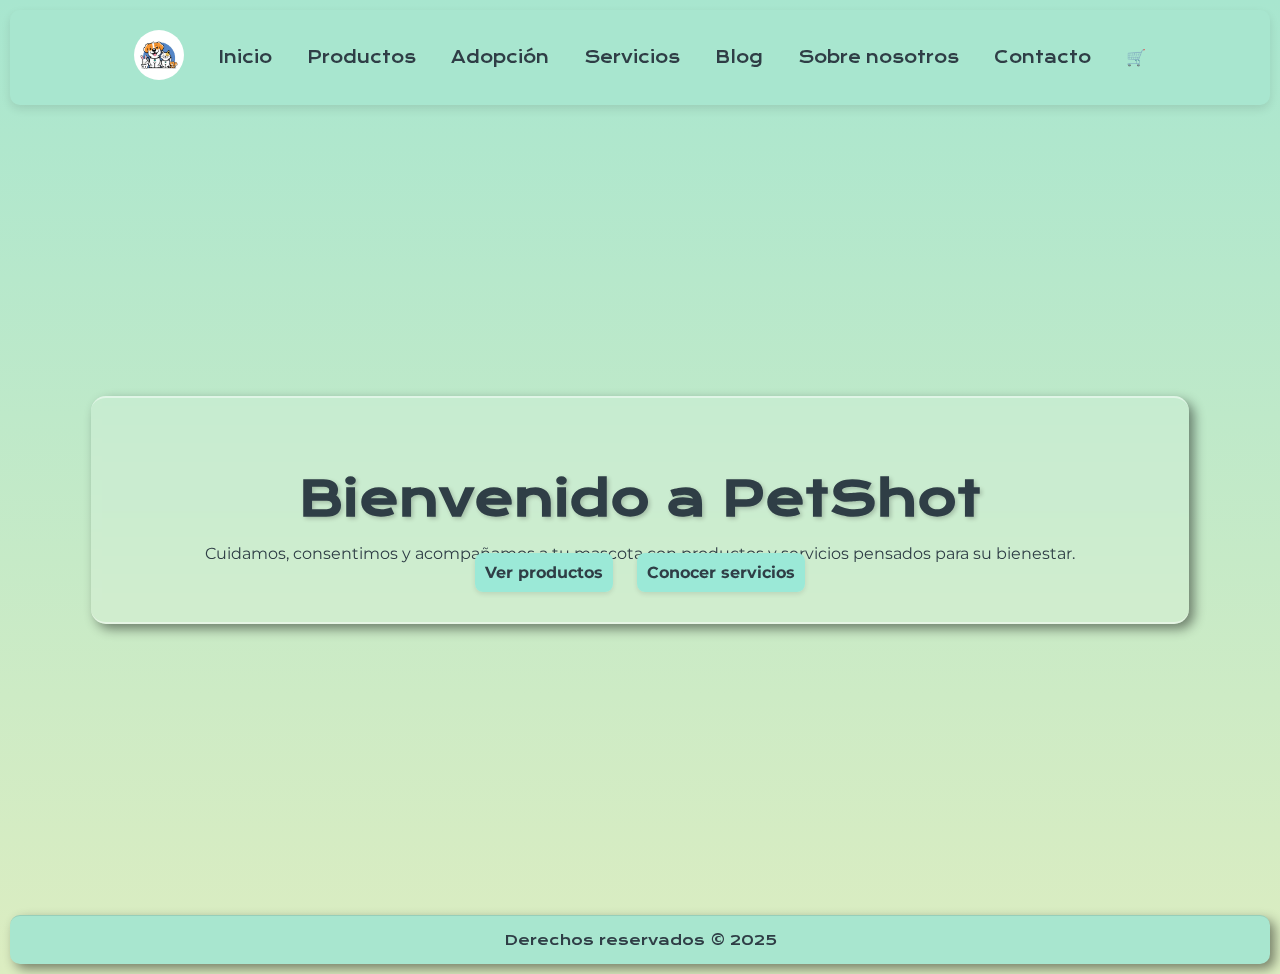
<file: index.html>
<!DOCTYPE html>
<html lang="en">
  <head>
    <meta charset="UTF-8" />
    <meta name="viewport" content="width=device-width, initial-scale=1.0" />
    <link rel="stylesheet" href="assets/css/styles.css" />
    <link rel="preconnect" href="https://fonts.googleapis.com" />
    <link rel="preconnect" href="https://fonts.gstatic.com" crossorigin />
    <link
      href="https://fonts.googleapis.com/css2?family=Krona+One&family=Montserrat:ital,wght@0,100..900;1,100..900&display=swap"
      rel="stylesheet"
    />
    <link
      href="https://fonts.googleapis.com/css2?family=Fredoka:wght@300;400;500;600;700&display=swap"
      rel="stylesheet"
    />
    <title>Document</title>
  </head>
  <body >
    <header class="menu">
      <nav>
        <ul>
          <li class="logo">
            <a href="index.html"><img src="assets/img/logo.avif" alt="" /></a>
          </li>
          <li><a href="index.html">Inicio</a></li>
          <li><a href="productos.html">Productos</a></li>
          <li><a href="adopcion.html">Adopción</a></li>
          <li><a href="servicios.html">Servicios</a></li>
          <li><a href="blog.html">Blog</a></li>
          <li><a href="nosotros.html">Sobre nosotros</a></li>
          <li><a href="contacto.html">Contacto</a></li>
          <li><a href="#">🛒</a></li>
        </ul>
      </nav>
    </header>
    <main>
  <section class="inicio" >
    <div class="contenido-inicio">
      <h1>Bienvenido a PetShot</h1>
      <p>
        Cuidamos, consentimos y acompañamos a tu mascota con productos y
        servicios pensados para su bienestar.
      </p>

      <div class="botones-inicio">
        <a href="productos.html" class="btn primary">Ver productos</a>
        <a href="servicios.html" class="btn secondary">Conocer servicios</a>
      </div>
    </div>
  </section>
</main>
    <footer>
      <p>Derechos reservados © 2025</p>
    </footer>
  </body>
</html>
</file>
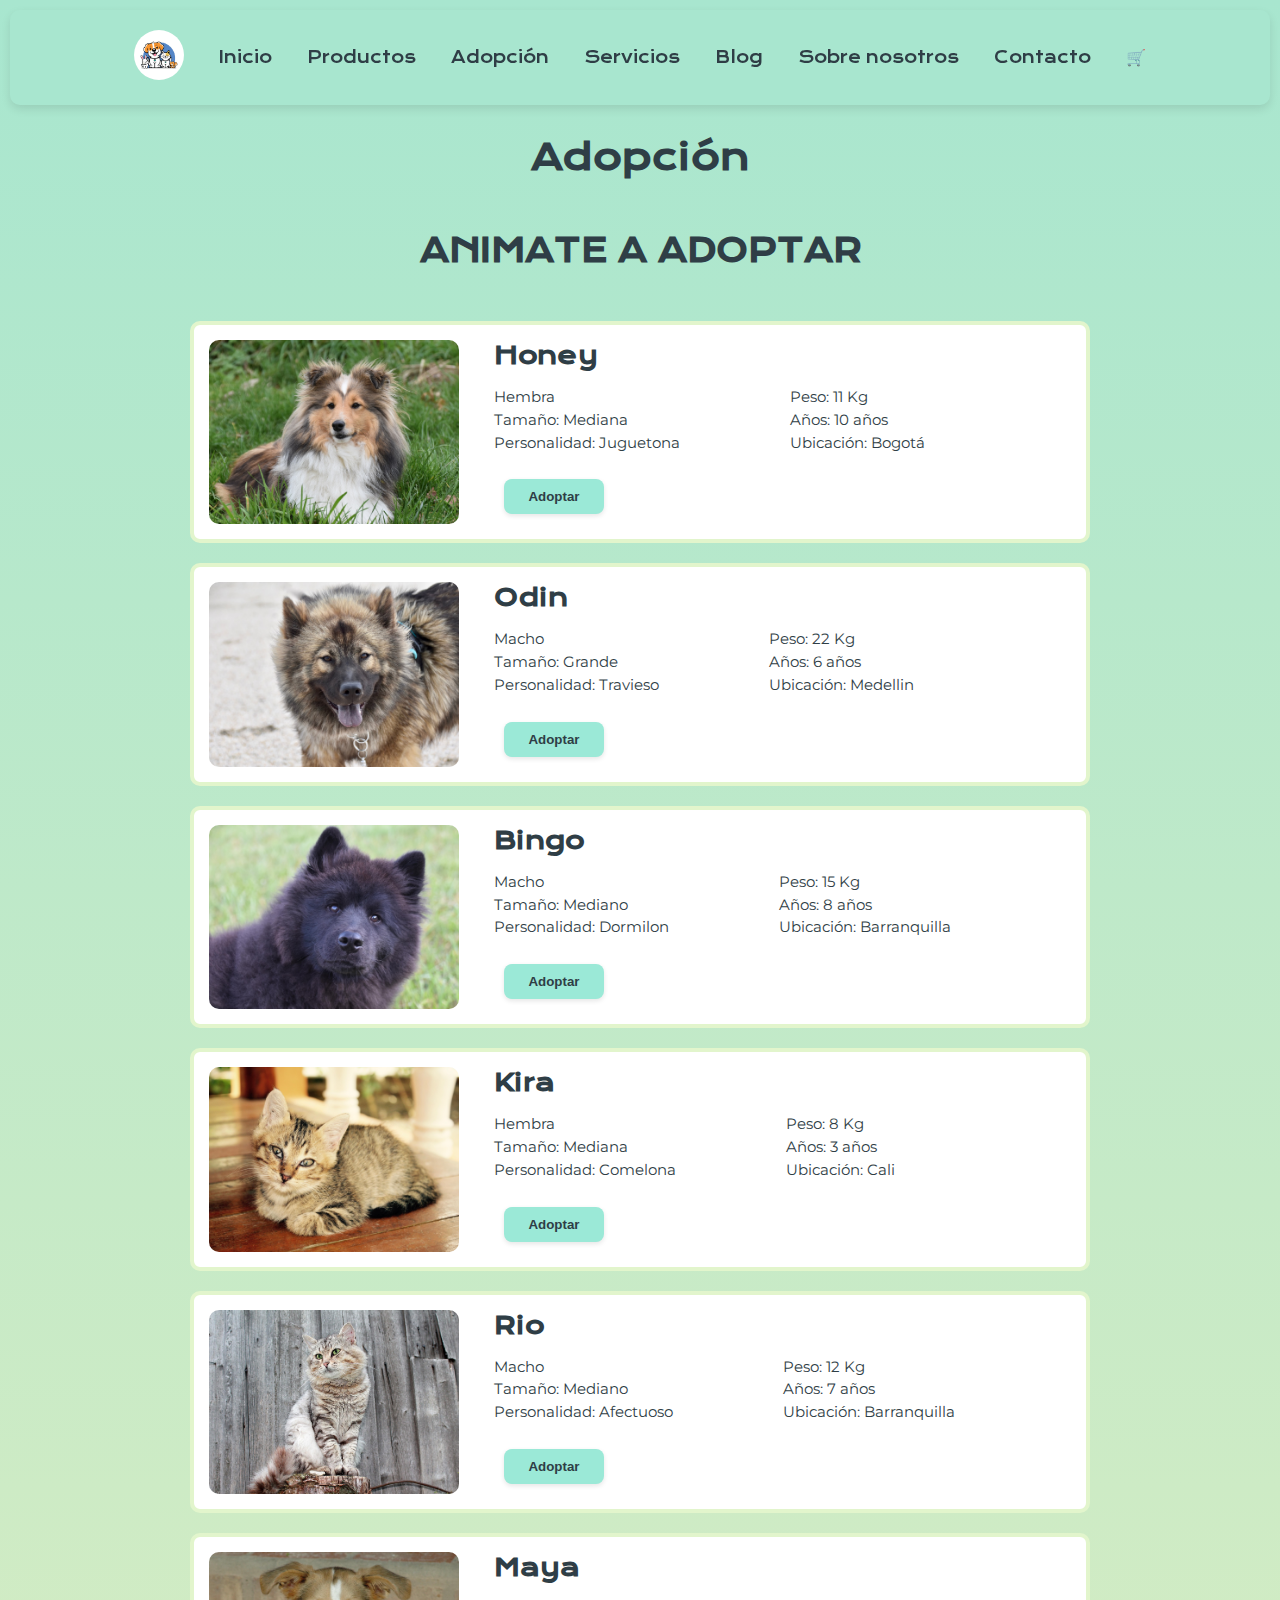
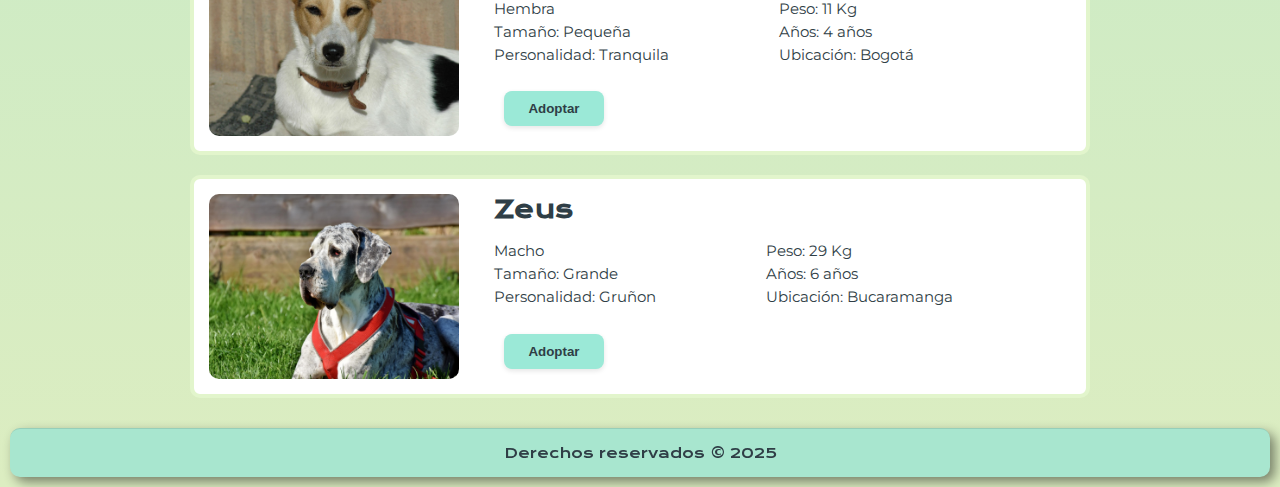
<file: adopcion.html>
<!DOCTYPE html>
<html lang="en">
  <head>
    <meta charset="UTF-8" />
    <meta name="viewport" content="width=device-width, initial-scale=1.0" />
    <link rel="stylesheet" href="assets/css/styles.css" />
    <link rel="preconnect" href="https://fonts.googleapis.com" />
    <link rel="preconnect" href="https://fonts.gstatic.com" crossorigin />
    <link
      href="https://fonts.googleapis.com/css2?family=Krona+One&family=Montserrat:ital,wght@0,100..900;1,100..900&display=swap"
      rel="stylesheet"
    />
    <link
      href="https://fonts.googleapis.com/css2?family=Fredoka:wght@300;400;500;600;700&display=swap"
      rel="stylesheet"
    />
    <title>Document</title>
  </head>
  <body>
    <header class="menu">
      <nav>
        <ul>
          <li class="logo">
            <a href="index.html"><img src="assets/img/logo.avif" alt="" /></a>
          </li>
          <li><a href="index.html">Inicio</a></li>
          <li><a href="productos.html">Productos</a></li>
          <li><a href="adopcion.html">Adopción</a></li>
          <li><a href="servicios.html">Servicios</a></li>
          <li><a href="blog.html">Blog</a></li>
          <li><a href="nosotros.html">Sobre nosotros</a></li>
          <li><a href="contacto.html">Contacto</a></li>
          <li><a href="#">🛒</a></li>
        </ul>
      </nav>
    </header>
    <h1>Adopción</h1>
    <main>
    <h2 class="Title-adop">ANIMATE A ADOPTAR</h2>
    <section class="cards-adop">
        <article class="card-adop">
            <img src="assets/img/adopcion/honey.jpg" alt="Perruna Honey" class="card-img">

                <div class="card-content">
                    <h2>Honey</h2>

                <div class="info">
                    <div class="left">
                        <p>Hembra</p>
                        <p>Tamaño: Mediana</p>
                        <p>Personalidad: Juguetona</p>
                    </div>
                    <div class="right">
                        <p>Peso: 11 Kg</p>
                        <p>Años: 10 años</p>
                        <p>Ubicación: Bogotá</p>
                    </div>
                </div><br />
                <button class="btn">Adoptar</button>
            </div>
        </article>
        <article class="card-adop">
            <img src="assets/img/adopcion/odin.jpg" alt="Perruno Odin" class="card-img">

            <div class="card-content">
                <h2>Odin</h2>

                <div class="info">
                    <div class="left">
                        <p>Macho</p>
                        <p>Tamaño: Grande</p>
                        <p>Personalidad: Travieso</p>
                    </div>
                    <div class="right">
                        <p>Peso: 22 Kg</p>
                        <p>Años: 6 años</p>
                        <p>Ubicación: Medellin</p>
                    </div>
                </div><br />
                <button class="btn">Adoptar</button>
            </div>
        </article>
        <article class="card-adop">
            <img src="assets/img/adopcion/bingo.jpg" alt="Perruno Bingo" class="card-img">

            <div class="card-content">
                <h2>Bingo</h2>

                <div class="info">
                    <div class="left">
                        <p>Macho</p>
                        <p>Tamaño: Mediano</p>
                        <p>Personalidad: Dormilon</p>
                    </div>
                    <div class="right">
                        <p>Peso: 15 Kg</p>
                        <p>Años: 8 años</p>
                        <p>Ubicación: Barranquilla</p>
                    </div>
                </div> <br />
                <button class="btn">Adoptar</button>
            </div>
        </article>
        <article class="card-adop">
            <img src="assets/img/adopcion/kira.jpg" alt="Gatita Kira" class="card-img">

            <div class="card-content">
                <h2>Kira</h2>

                <div class="info">
                    <div class="left">
                        <p>Hembra</p>
                        <p>Tamaño: Mediana</p>
                        <p>Personalidad: Comelona</p>
                    </div>
                    <div class="right">
                        <p>Peso: 8 Kg</p>
                        <p>Años: 3 años</p>
                        <p>Ubicación: Cali</p>
                    </div>
                </div><br />
                <button class="btn">Adoptar</button>
            </div>
        </article>
        <article class="card-adop">
            <img src="assets/img/adopcion/rio.jpg" alt="Gatito Rio" class="card-img">

            <div class="card-content">
                <h2>Rio</h2>

                <div class="info">
                    <div class="left">
                        <p>Macho</p>
                        <p>Tamaño: Mediano</p>
                        <p>Personalidad: Afectuoso</p>
                    </div>
                    <div class="right">
                        <p>Peso: 12 Kg</p>
                        <p>Años: 7 años</p>
                        <p>Ubicación: Barranquilla</p>
                    </div>
                </div><br />
                <button class="btn">Adoptar</button>
            </div>
        </article>
        <article class="card-adop">
            <img src="assets/img/adopcion/maya.jpg" alt="Perruna Maya" class="card-img">

            <div class="card-content">
                <h2>Maya</h2>

                <div class="info">
                    <div class="left">
                        <p>Hembra</p>
                        <p>Tamaño: Pequeña</p>
                        <p>Personalidad: Tranquila</p>
                    </div>
                    <div class="right">
                        <p>Peso: 11 Kg</p>
                        <p>Años: 4 años</p>
                        <p>Ubicación: Bogotá</p>
                    </div>
                </div><br />
                <button class="btn">Adoptar</button>
            </div>
        </article>
        <article class="card-adop">
            <img src="assets/img/adopcion/zeus.jpg" alt="Perruno Zeus" class="card-img">

            <div class="card-content">
                <h2>Zeus</h2>

                <div class="info">
                    <div class="left">
                        <p>Macho</p>
                        <p>Tamaño: Grande</p>
                        <p>Personalidad: Gruñon</p>
                    </div>
                    <div class="right">
                        <p>Peso: 29 Kg</p>
                        <p>Años: 6 años</p>
                        <p>Ubicación: Bucaramanga</p>
                    </div>
                </div><br />
                <button class="btn">Adoptar</button>
            </div>
        </article>
    </section>
    </main>
    <footer>
      <p>Derechos reservados © 2025</p>
    </footer>
  </body>
</html>
</file>
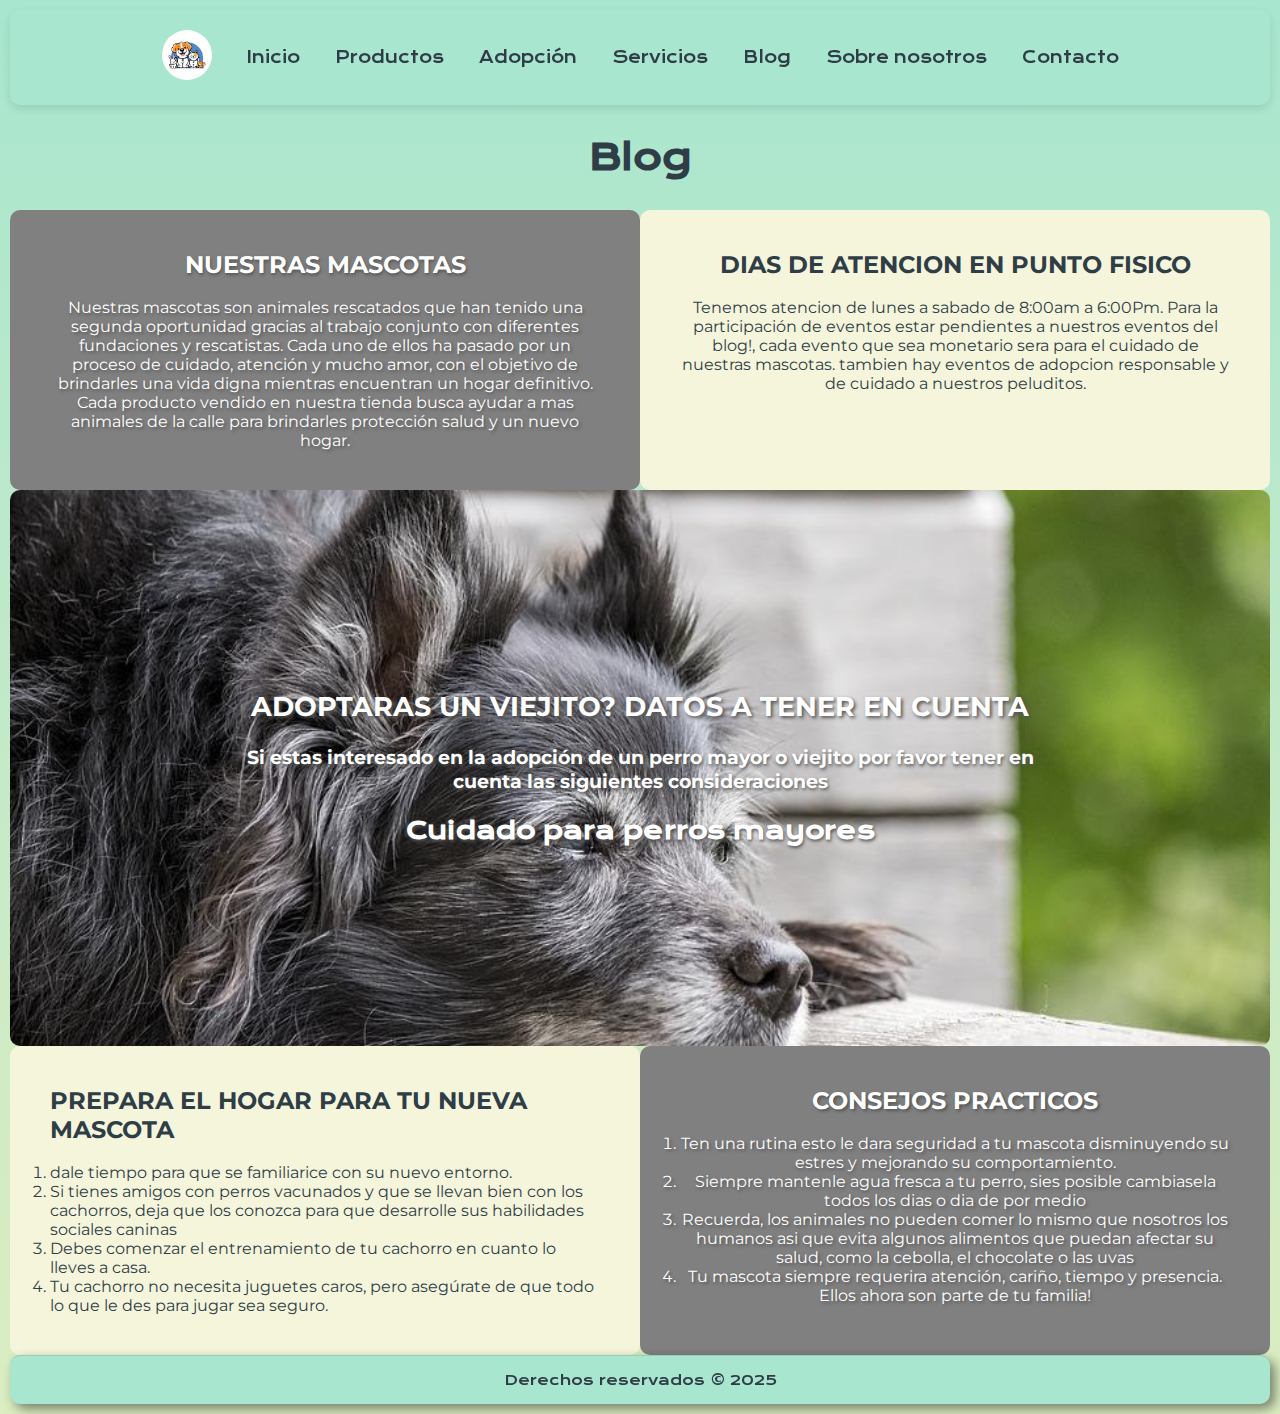
<file: blog.html>
<!DOCTYPE html>
<html lang="en">
  <head>
    <meta charset="UTF-8" />
    <meta name="viewport" content="width=device-width, initial-scale=1.0" />
    <link rel="stylesheet" href="assets/css/styles.css" />
    <link rel="preconnect" href="https://fonts.googleapis.com" />
    <link rel="preconnect" href="https://fonts.gstatic.com" crossorigin />
    <link
      href="https://fonts.googleapis.com/css2?family=Agbalumo&family=Krona+One&family=Montserrat:ital,wght@0,100..900;1,100..900&family=Nunito:ital,wght@0,200..1000;1,200..1000&family=Yellowtail&display=swap"
      rel="stylesheet"
    />
    <title>Document</title>
  </head>
  <body>
    <header class="menu">
      <nav>
        <ul>
          <li class="logo">
            <a href="index.html"><img src="assets/img/logo.avif" alt="" /></a>
          </li>
          <li><a href="index.html">Inicio</a></li>
          <li><a href="productos.html">Productos</a></li>
          <li><a href="adopcion.html">Adopción</a></li>
          <li><a href="servicios.html">Servicios</a></li>
          <li><a href="blog.html">Blog</a></li>
          <li><a href="nosotros.html">Sobre nosotros</a></li>
          <li><a href="contacto.html">Contacto</a></li>
        </ul>
      </nav>
    </header>
    <main>
    <h1>Blog</h1>
    <div class="Blog">
      <div class="Pets">
        <h2>NUESTRAS MASCOTAS</h2>
        <br />
        <p>
          Nuestras mascotas son animales rescatados que han tenido una segunda
          oportunidad gracias al trabajo conjunto con diferentes fundaciones y
          rescatistas. Cada uno de ellos ha pasado por un proceso de cuidado,
          atención y mucho amor, con el objetivo de brindarles una vida digna
          mientras encuentran un hogar definitivo.
        </p>
        <p>
          Cada producto vendido en nuestra tienda busca ayudar a mas animales de
          la calle para brindarles protección salud y un nuevo hogar.
        </p>
      </div>
      <div class="AttentionDay">
        <h2>DIAS DE ATENCION EN PUNTO FISICO</h2>
        <br />
        <p>
          Tenemos atencion de lunes a sabado de 8:00am a 6:00Pm. Para la
          participación de eventos estar pendientes a nuestros eventos del
          blog!, cada evento que sea monetario sera para el cuidado de nuestras
          mascotas. tambien hay eventos de adopcion responsable y de cuidado a
          nuestros peluditos.
        </p>
      </div>
    </div>
    <div class="adoptOld">
      <h2>ADOPTARAS UN VIEJITO? DATOS A TENER EN CUENTA</h2>
      <br />
      <p>
        Si estas interesado en la adopción de un perro mayor o viejito por favor
        tener en cuenta las siguientes consideraciones
      </p>
      <br />
      <a href="https://www.youtube.com/watch?v=tPQzzVgBfko"
        >Cuidado para perros mayores</a
      >
    </div>
    <div class="container2">
      <div class="housePet">
        <h2>PREPARA EL HOGAR PARA TU NUEVA MASCOTA</h2>
        <br />
        <ol>
          <li>dale tiempo para que se familiarice con su nuevo entorno.</li>
          <li>
            Si tienes amigos con perros vacunados y que se llevan bien con los
            cachorros, deja que los conozca para que desarrolle sus habilidades
            sociales caninas
          </li>
          <li>
            Debes comenzar el entrenamiento de tu cachorro en cuanto lo lleves a
            casa.
          </li>
          <li>
            Tu cachorro no necesita juguetes caros, pero asegúrate de que todo
            lo que le des para jugar sea seguro.
          </li>
        </ol>
      </div>
      <div class="tips">
        <h2>CONSEJOS PRACTICOS</h2>
        <br />
        <ol>
          <li>
            Ten una rutina esto le dara seguridad a tu mascota disminuyendo su
            estres y mejorando su comportamiento.
          </li>
          <li>
            Siempre mantenle agua fresca a tu perro, sies posible cambiasela
            todos los dias o dia de por medio
          </li>
          <li>
            Recuerda, los animales no pueden comer lo mismo que nosotros los
            humanos asi que evita algunos alimentos que puedan afectar su salud,
            como la cebolla, el chocolate o las uvas
          </li>
          <li>
            Tu mascota siempre requerira atención, cariño, tiempo y presencia.
            Ellos ahora son parte de tu familia!
          </li>
        </ol>
      </div>
    </div>
  </main>
    <footer>
      <p>Derechos reservados © 2025</p>
    </footer>
  </body>
</html>
</file>
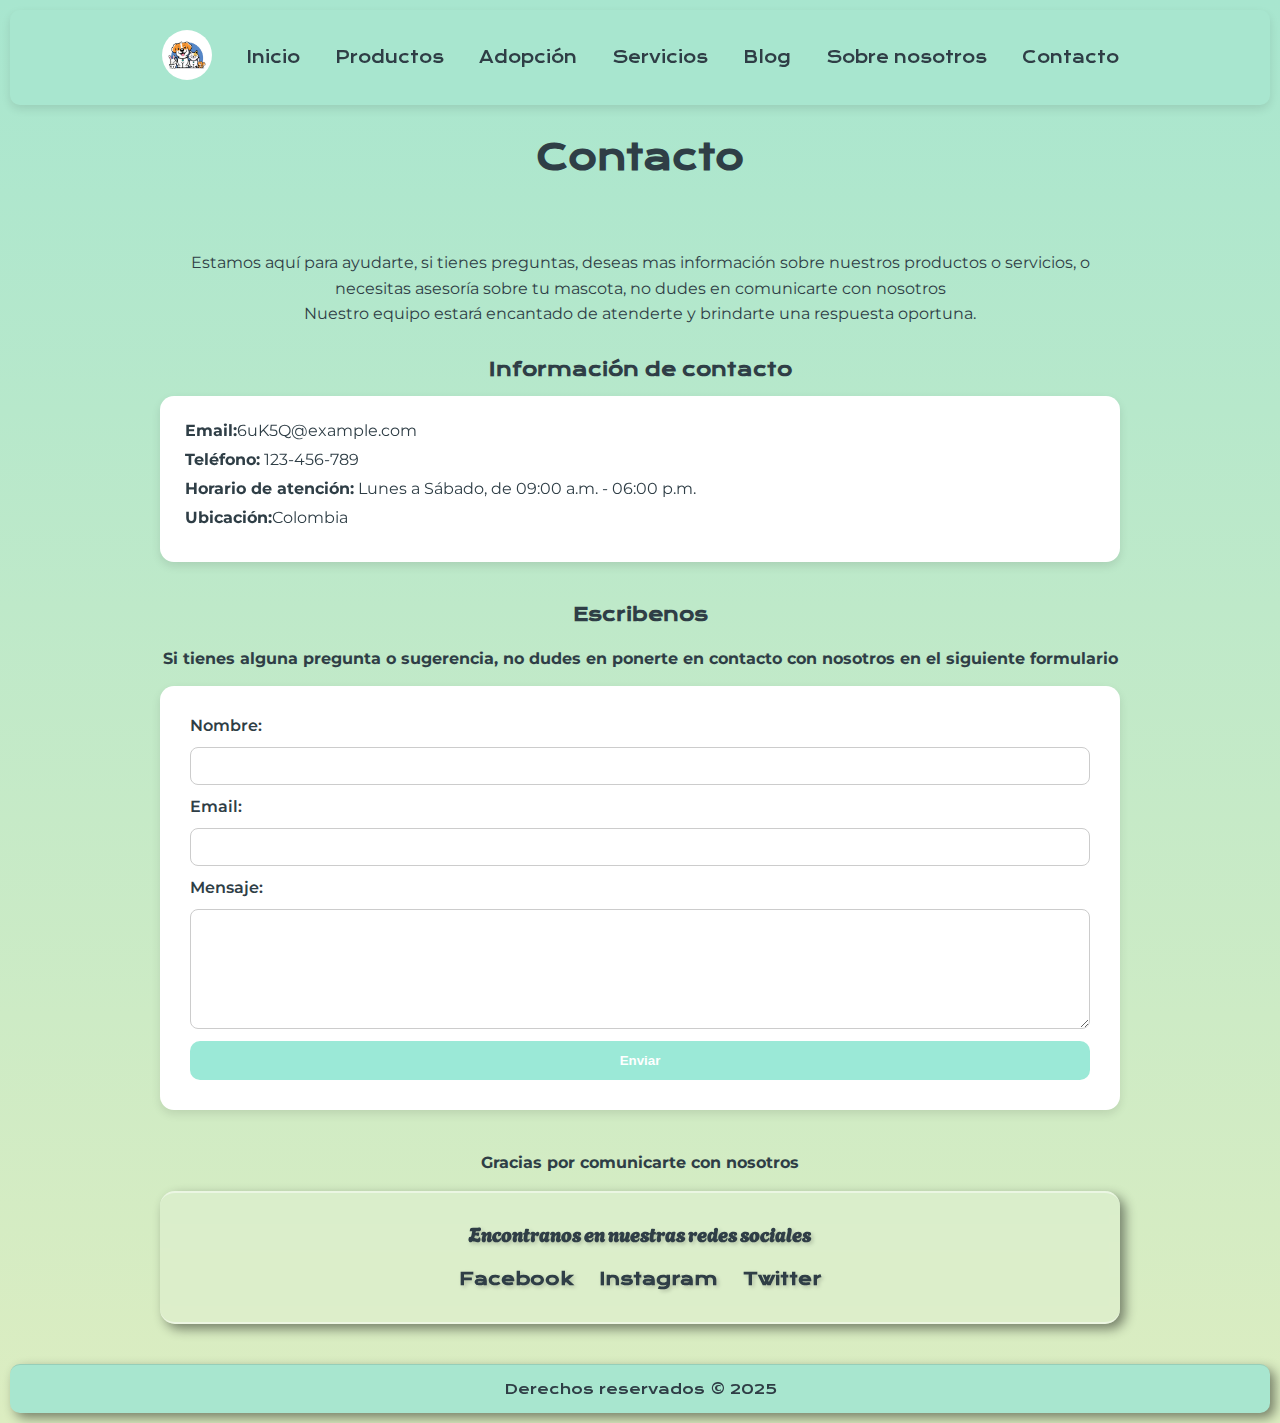
<file: contacto.html>
<!DOCTYPE html>
<html lang="en">
  <head>
    <meta charset="UTF-8" />
    <meta name="viewport" content="width=device-width, initial-scale=1.0" />
    <link rel="stylesheet" href="assets/css/styles.css" />
    <link rel="preconnect" href="https://fonts.googleapis.com" />
    <link rel="preconnect" href="https://fonts.gstatic.com" crossorigin />
    <link href="https://fonts.googleapis.com/css2?family=Agbalumo&family=Krona+One&family=Montserrat:ital,wght@0,100..900;1,100..900&family=Nunito:ital,wght@0,200..1000;1,200..1000&family=Yellowtail&display=swap" rel="stylesheet">
    <title>Document</title>
  </head>
  <body>
    <header class="menu">
      <nav>
        <ul>
          <li class="logo">
            <a href="index.html"><img src="assets/img/logo.avif" alt="" /></a>
          </li>
          <li><a href="index.html">Inicio</a></li>
          <li><a href="productos.html">Productos</a></li>
          <li><a href="adopcion.html">Adopción</a></li>
          <li><a href="servicios.html">Servicios</a></li>
          <li><a href="blog.html">Blog</a></li>
          <li><a href="nosotros.html">Sobre nosotros</a></li>
          <li><a href="contacto.html">Contacto</a></li>
        </ul>
      </nav>
    </header>
    <main class="hero">
      <h1>Contacto</h1>
      <section class="contacto">
        <p>
          Estamos aquí para ayudarte, si tienes preguntas, deseas mas
          información sobre nuestros productos o servicios, o necesitas asesoría
          sobre tu mascota, no dudes en comunicarte con nosotros <br />
          Nuestro equipo estará encantado de atenderte y brindarte una respuesta
          oportuna.
        </p>
        <section class="info-contacto">
        <h3>Información de contacto</h3>
        <ul class="informacion">
          <li><strong>Email:</strong>6uK5Q@example.com</li>
          <li><strong>Teléfono:</strong> 123-456-789</li>
          <li>
            <strong>Horario de atención:</strong> Lunes a Sábado, de 09:00 a.m.
            - 06:00 p.m.
          </li>
          <li><strong>Ubicación:</strong>Colombia</li>
        </ul>
      </section>
      <section class="formulario-contacto">
        <h3>Escribenos</h2>
        <p>
          Si tienes alguna pregunta o sugerencia, no dudes en ponerte en
          contacto con nosotros en el siguiente formulario
        </p>
        <form>
          <label for="nombre">Nombre:</label>
          <input type="text" id="nombre" name="nombre" required />
          <label for="email">Email:</label>
          <input type="email" id="email" name="email" required />
          <label for="mensaje">Mensaje:</label>
          <textarea id="mensaje" name="mensaje" required></textarea>
          <button type="submit">Enviar</button>
        </form>
        <p>Gracias por comunicarte con nosotros</p>
      </section>
      <section class="redes">
        <h3>Encontranos en nuestras redes sociales</h3>
        <ul>
          <li><a href="#"> Facebook</a></li>
          <li><a href="#">Instagram</a></li>
          <li><a href="#">Twitter</a></li>
        </ul>
      </section>
    </main>
    <footer>
      <p>Derechos reservados © 2025</p>
    </footer>
  </body>
</html>
</file>
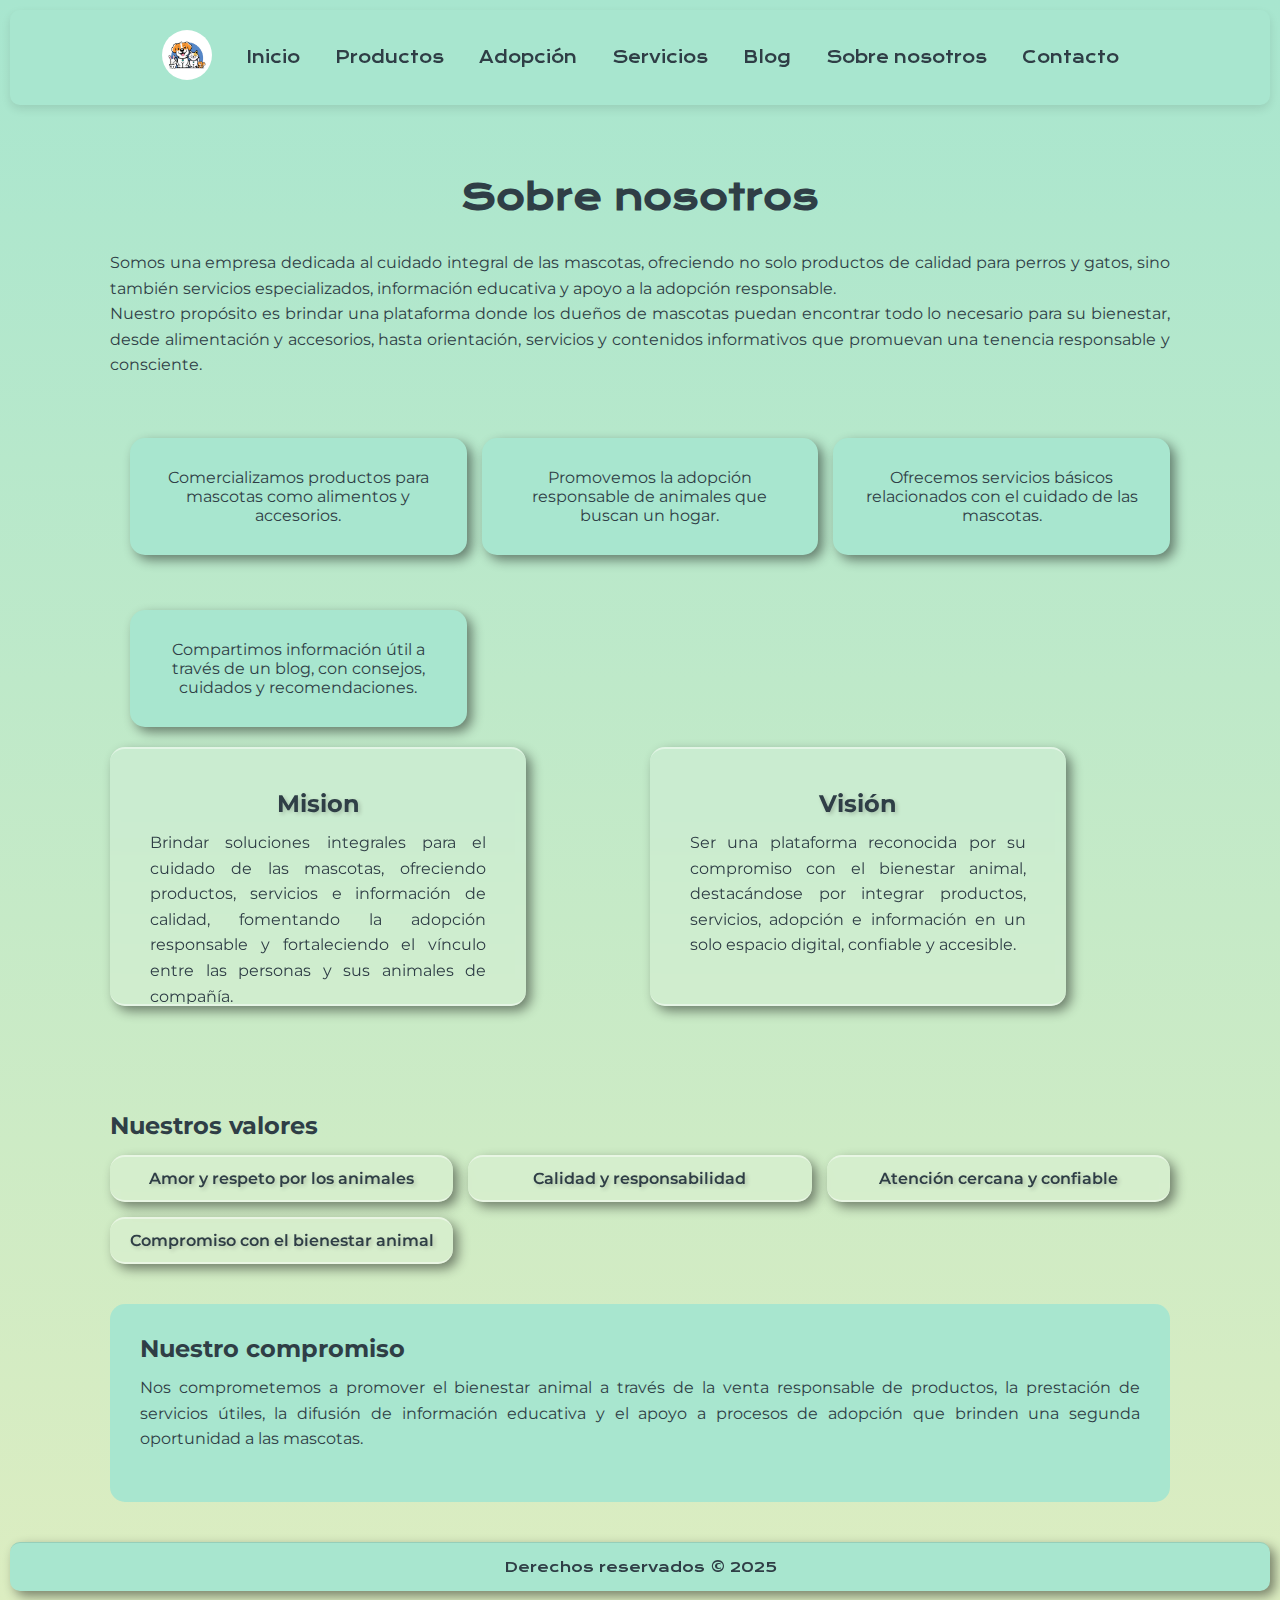
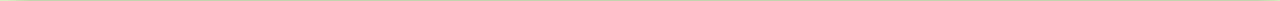
<file: nosotros.html>
<!DOCTYPE html>
<html lang="en">
  <head>
    <meta charset="UTF-8" />
    <meta name="viewport" content="width=device-width, initial-scale=1.0" />
    <link rel="stylesheet" href="assets/css/styles.css" />
    <link rel="preconnect" href="https://fonts.googleapis.com" />
    <link rel="preconnect" href="https://fonts.gstatic.com" crossorigin />
    <link href="https://fonts.googleapis.com/css2?family=Agbalumo&family=Krona+One&family=Montserrat:ital,wght@0,100..900;1,100..900&family=Nunito:ital,wght@0,200..1000;1,200..1000&family=Yellowtail&display=swap" rel="stylesheet">
    <title>Document</title>
  </head>
  <body>
    <header class="menu">
      <nav>
        <ul>
          <li class="logo">
            <a href="index.html"><img src="assets/img/logo.avif" alt="" /></a>
          </li>
          <li><a href="index.html">Inicio</a></li>
          <li><a href="productos.html">Productos</a></li>
          <li><a href="adopcion.html">Adopción</a></li>
          <li><a href="servicios.html">Servicios</a></li>
          <li><a href="blog.html">Blog</a></li>
          <li><a href="nosotros.html">Sobre nosotros</a></li>
          <li><a href="contacto.html">Contacto</a></li>
        </ul>
      </nav>
    </header>
    <main>
    <section class="nosotros">
      <h1>Sobre nosotros</h1>
      <p>
        Somos una empresa dedicada al cuidado integral de las mascotas, ofreciendo no solo productos de calidad para perros y gatos, sino también servicios especializados, información educativa y apoyo a la adopción responsable. <br />
        Nuestro propósito es brindar una plataforma donde los dueños de mascotas puedan encontrar todo lo necesario para su bienestar, desde alimentación y accesorios, hasta orientación, servicios y contenidos informativos que promuevan una tenencia responsable y consciente. <br />
      <div class="que-hacemos">
        <ul>
        <li>Comercializamos productos para mascotas como alimentos y accesorios.</li>
        <li>Promovemos la adopción responsable de animales que buscan un hogar.</li>
        <li>Ofrecemos servicios básicos relacionados con el cuidado de las mascotas.</li>
        <li>Compartimos información útil a través de un blog, con consejos, cuidados y recomendaciones. </li>
        </ul>
      </div>
      </p>
      </ul>
      <section class="mision-y-vision">
      <div class="mision">
          <h2>Mision</h2>
          <p>Brindar soluciones integrales para el cuidado de las mascotas, ofreciendo productos, servicios e información de calidad, fomentando la adopción responsable y fortaleciendo el vínculo entre las personas y sus animales de compañía.</p>
        </div>
        <div class="vision">
            <h2>Visión</h2>
            <p> Ser una plataforma reconocida por su compromiso con el bienestar animal, destacándose por integrar productos, servicios, adopción e información en un solo espacio digital, confiable y accesible. </p>
          </div>
        </section>
      <section class="valores">
        <h2>Nuestros valores</h2>
      <ul class="valores">
        <li>Amor y respeto por los animales</li>
        <li>Calidad y responsabilidad</li>
        <li>Atención cercana y confiable</li>
        <li>Compromiso con el bienestar animal</li>
      </ul>
    </section>
    <section class="compromiso">
      <h2>Nuestro compromiso</h2>
      <p>Nos comprometemos a promover el bienestar animal a través de la venta responsable de productos, la prestación de servicios útiles, la difusión de información educativa y el apoyo a procesos de adopción que brinden una segunda oportunidad a las mascotas.</p>
    </section>
    </section>
    </main>
    <footer>
      <p>Derechos reservados © 2025</p>
    </footer>
  </body>
</html>
</file>
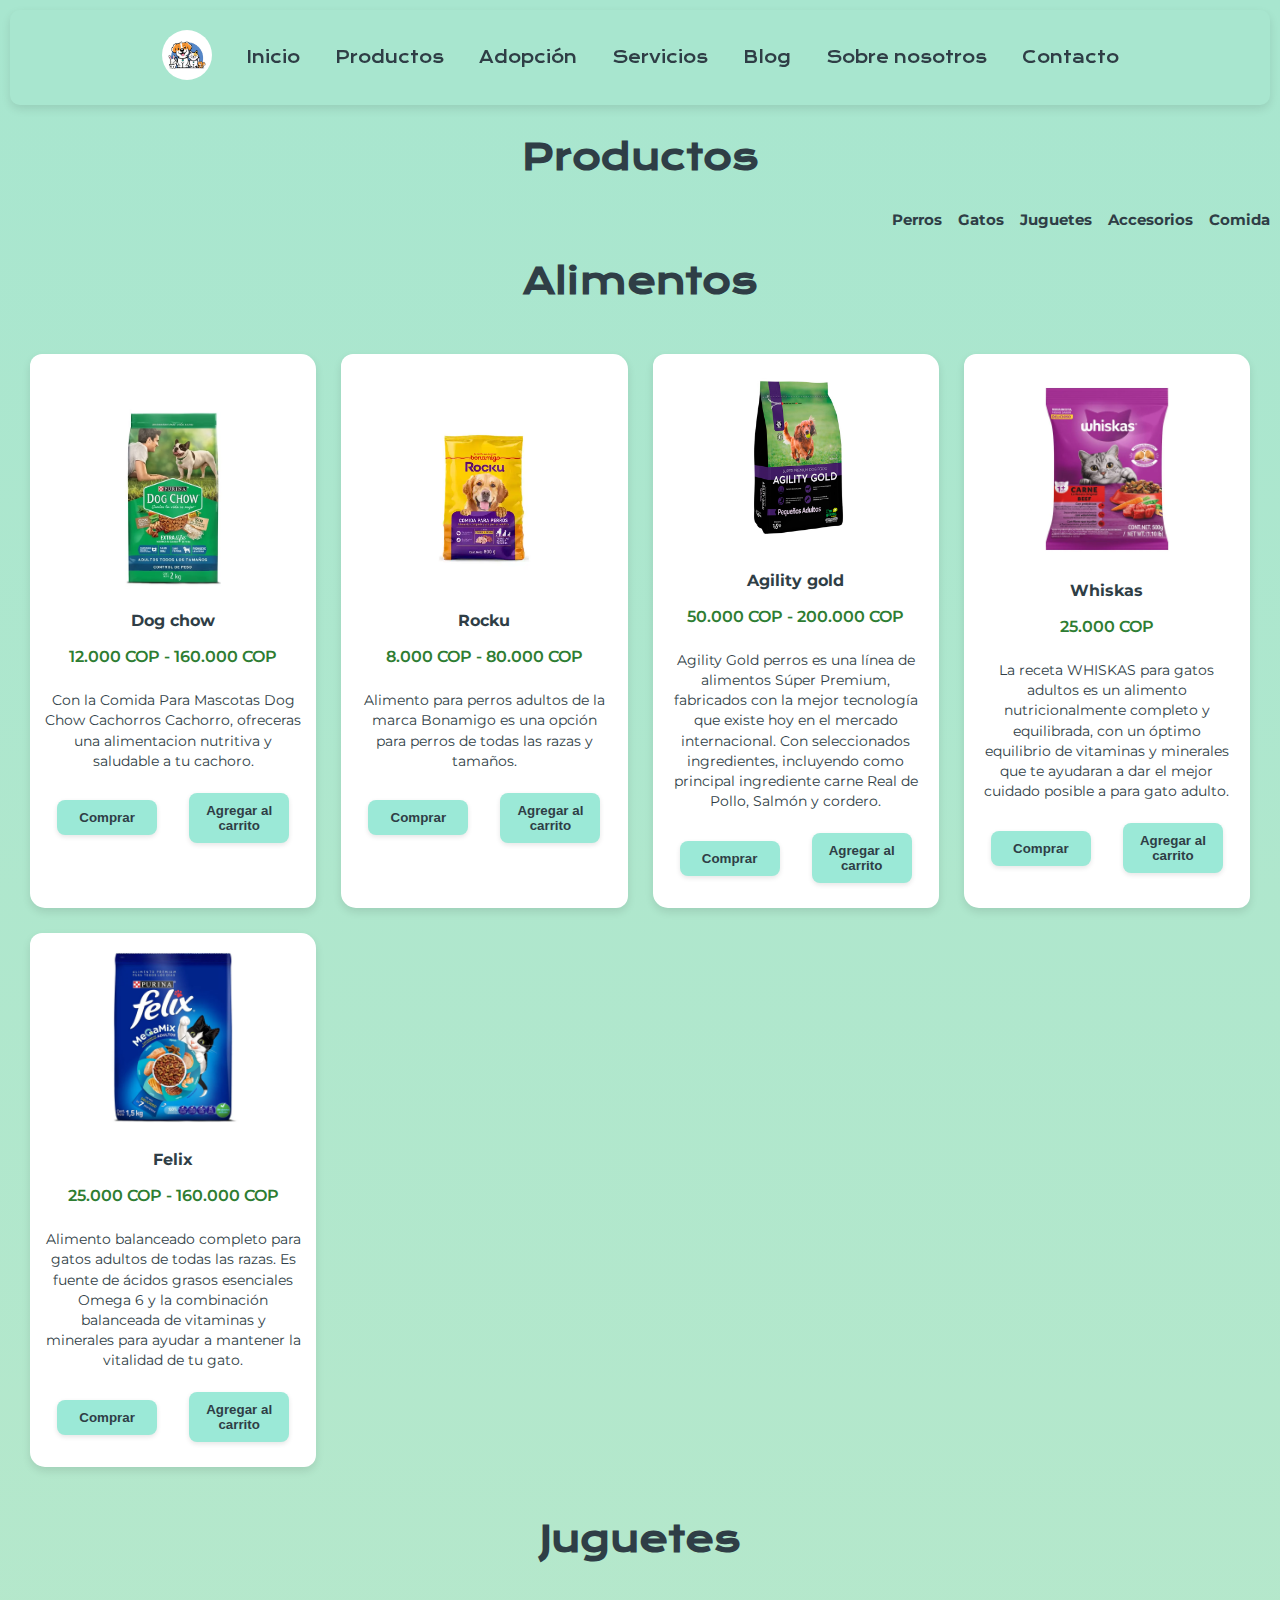
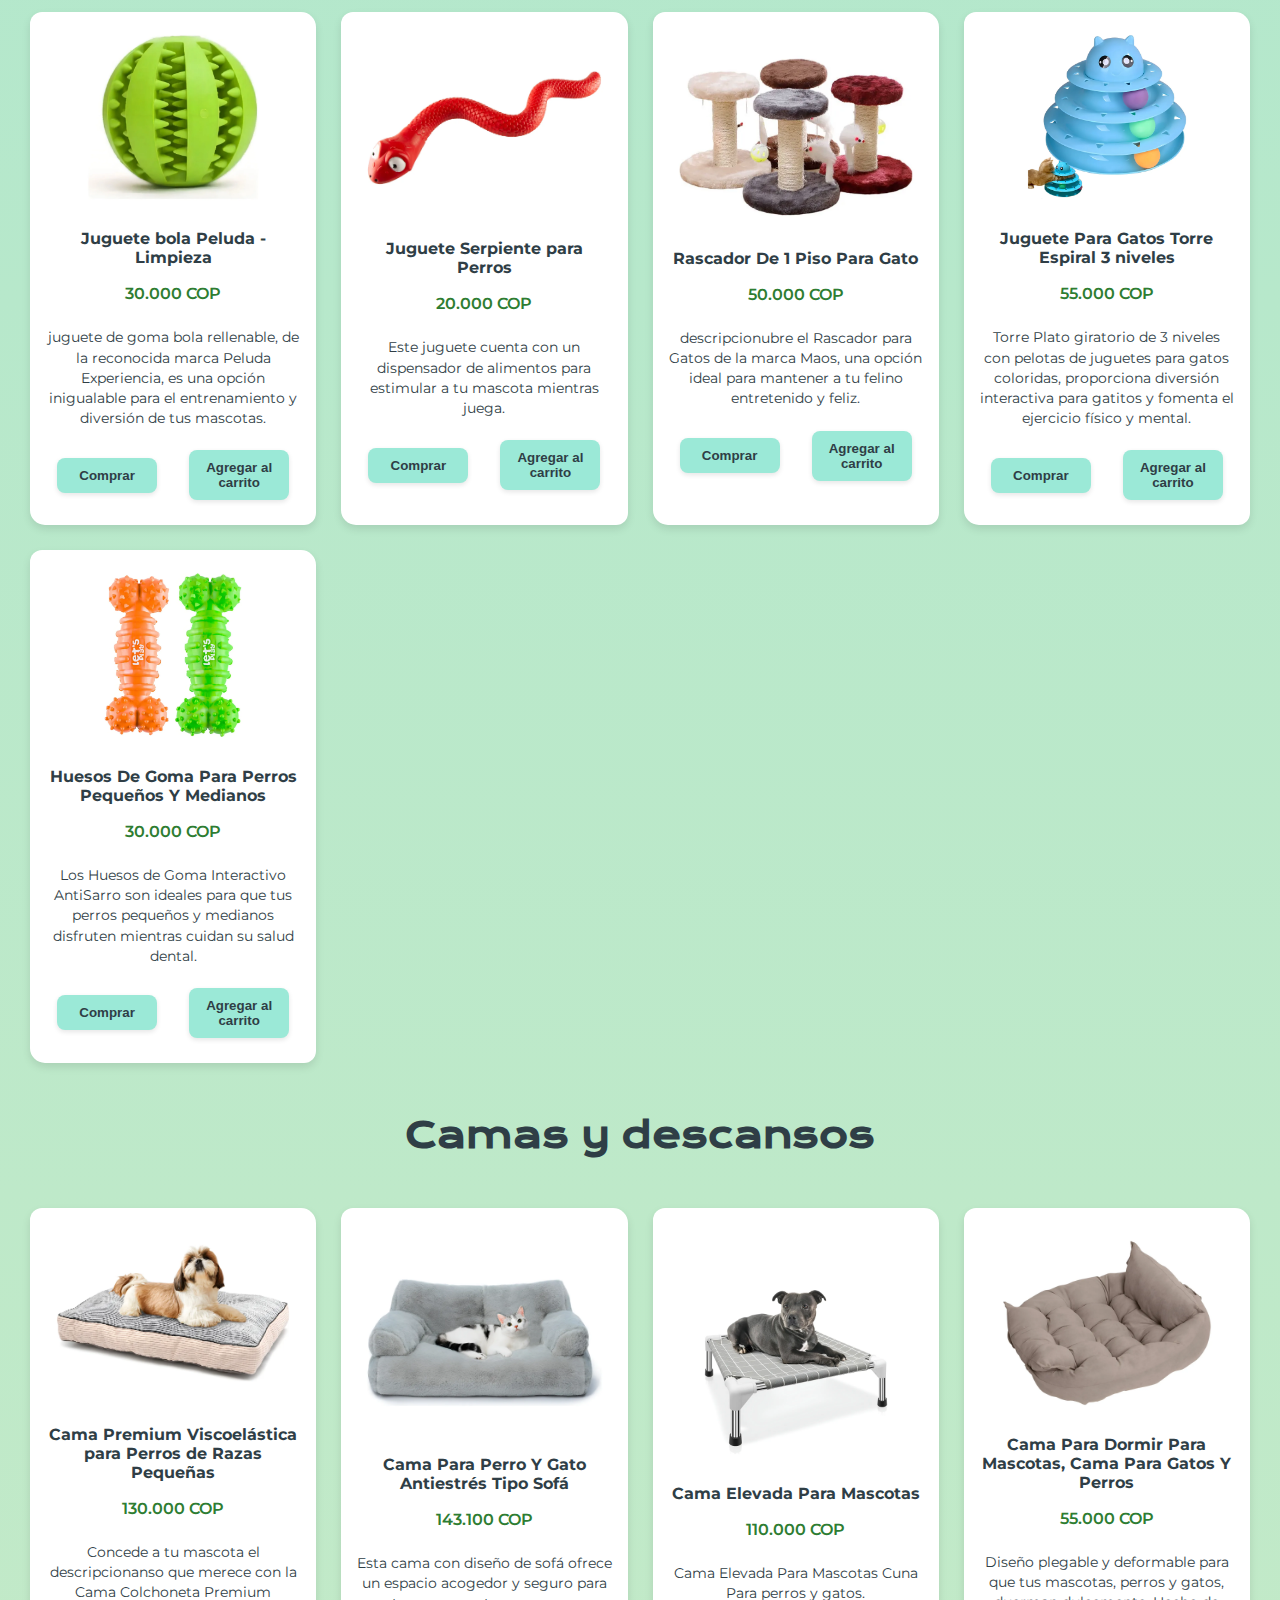
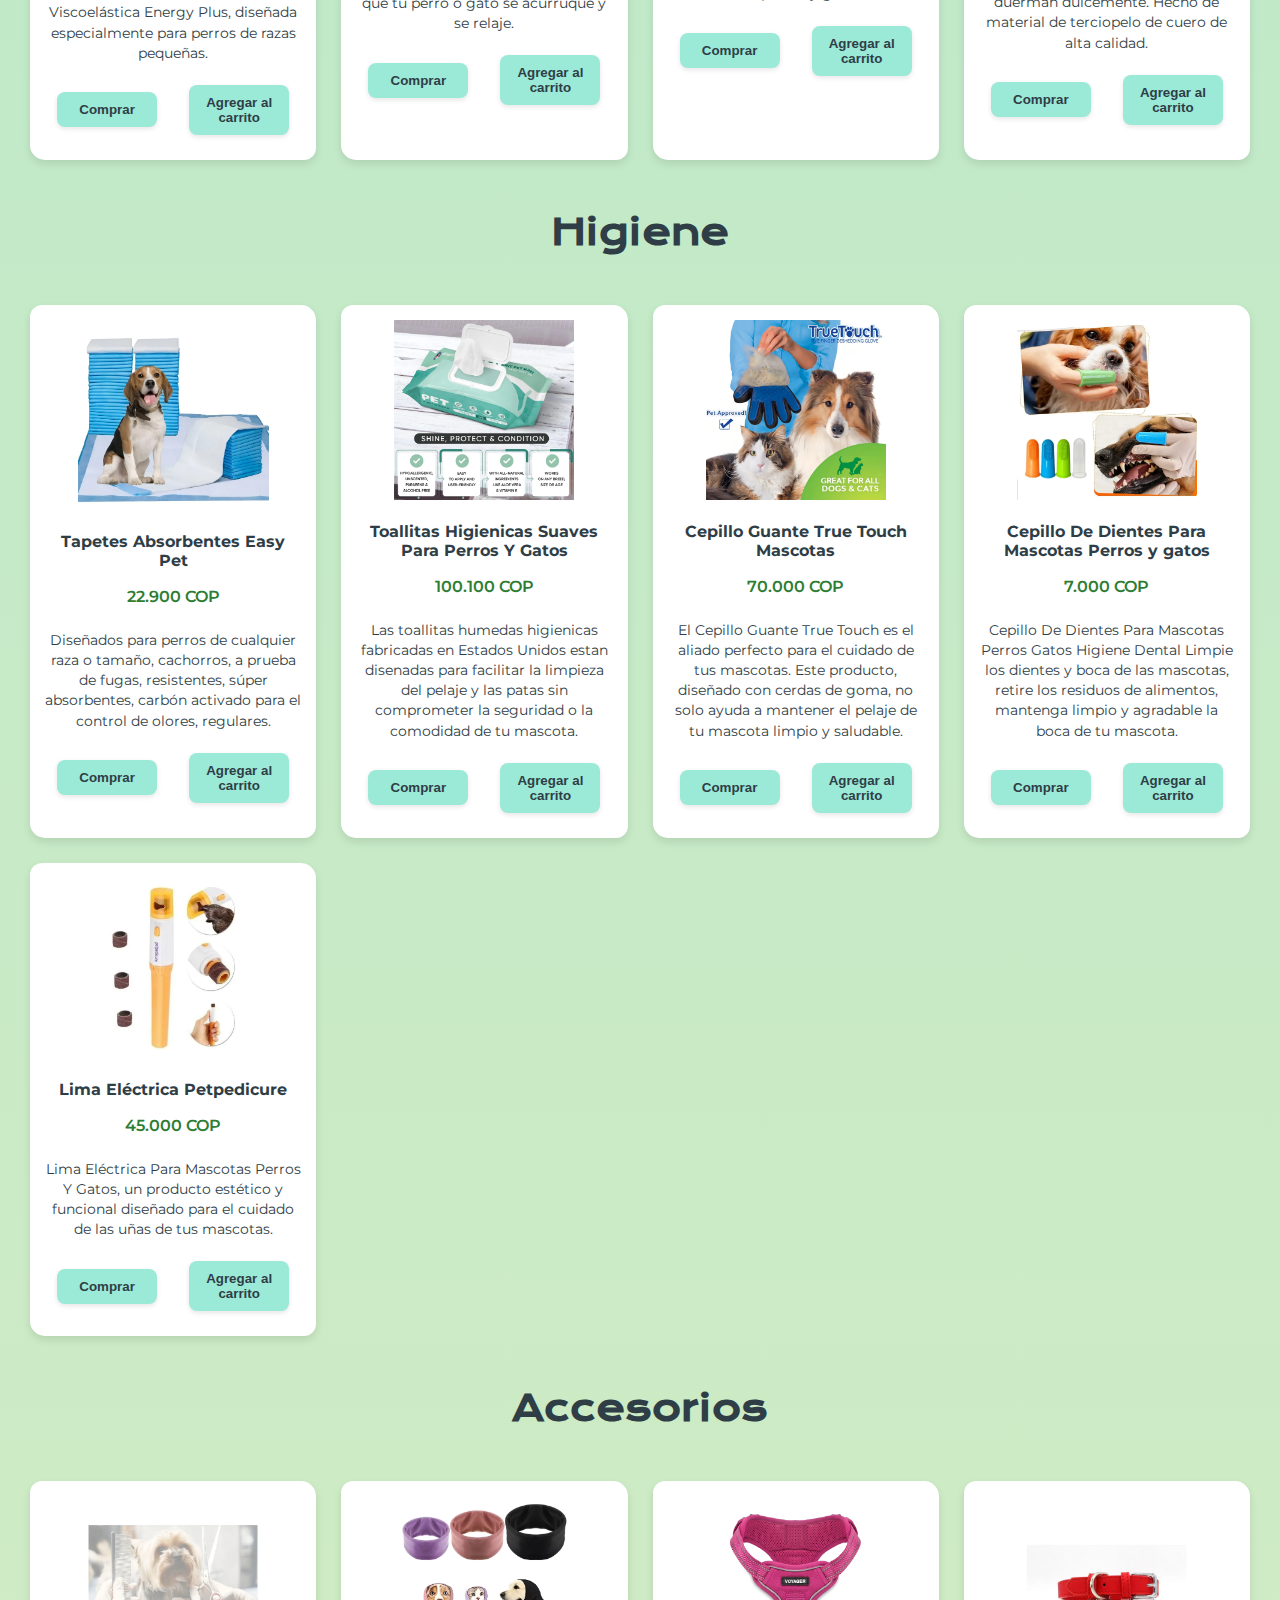
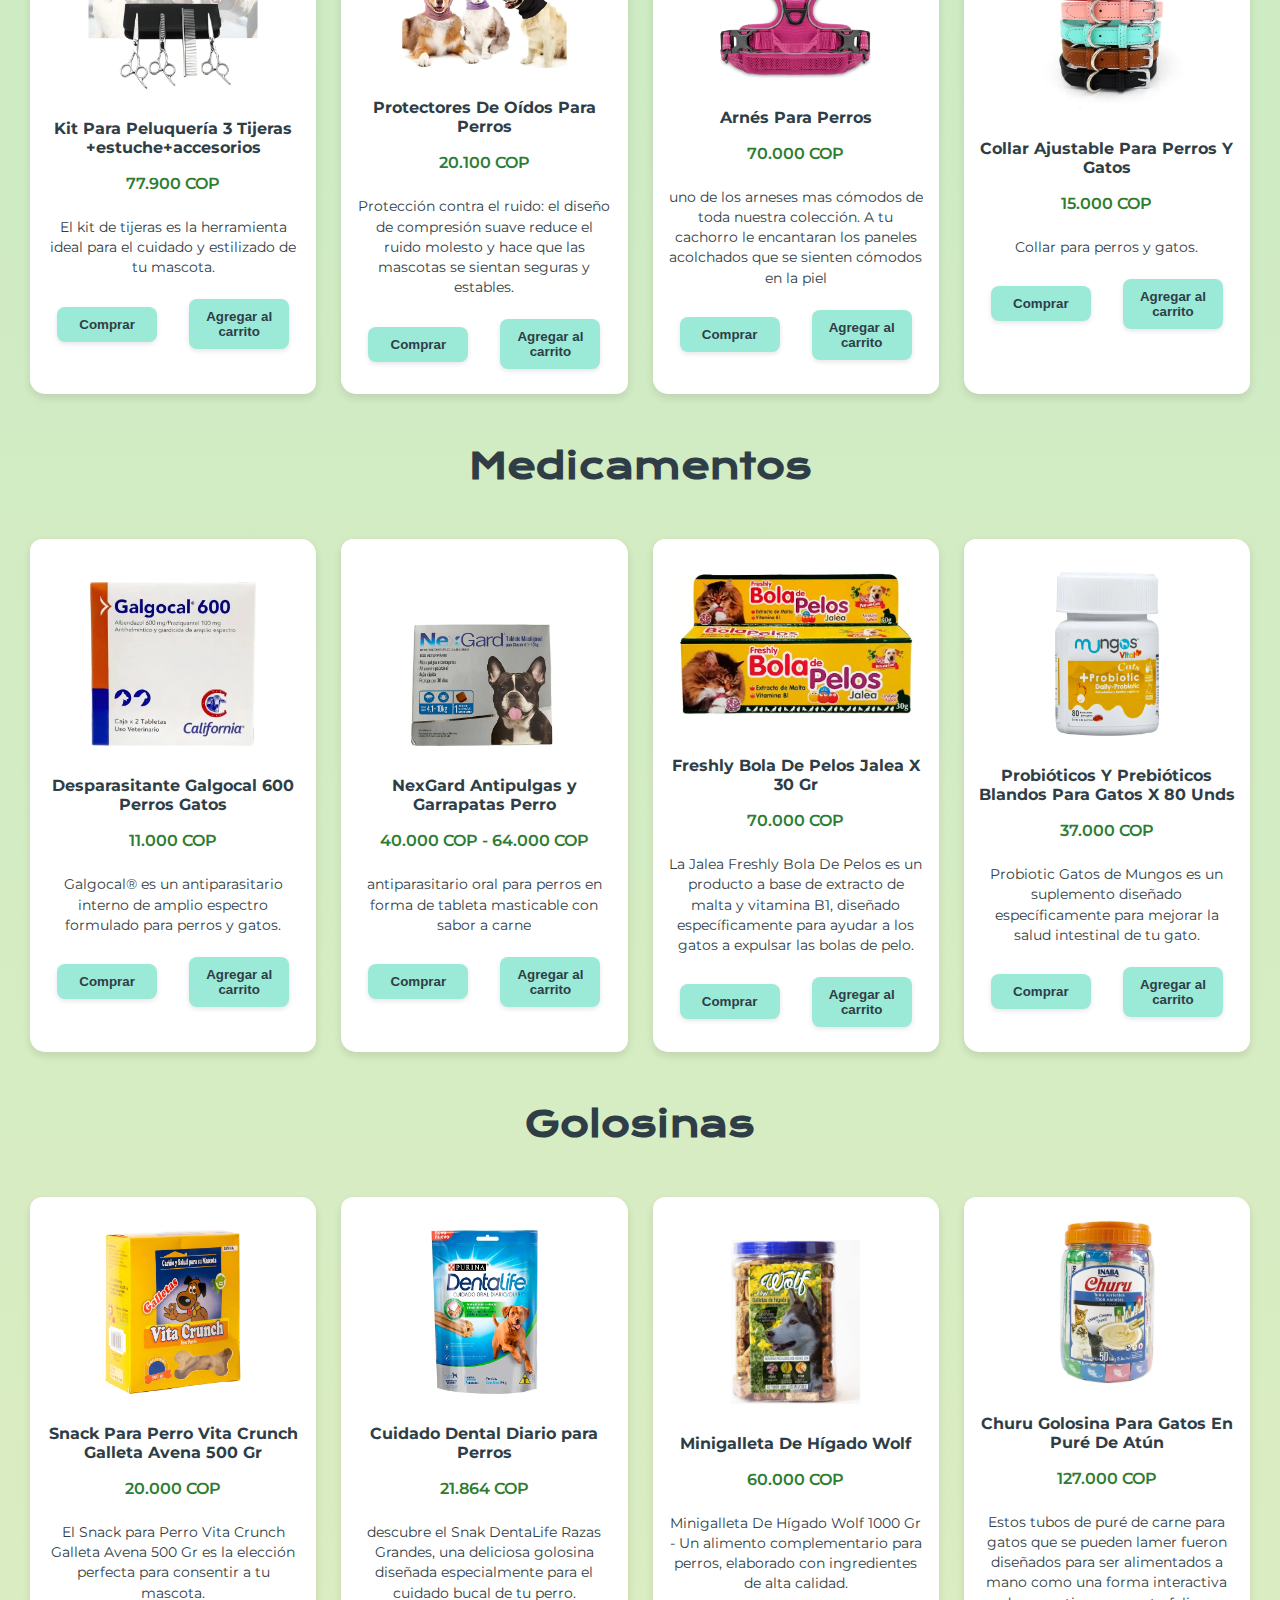
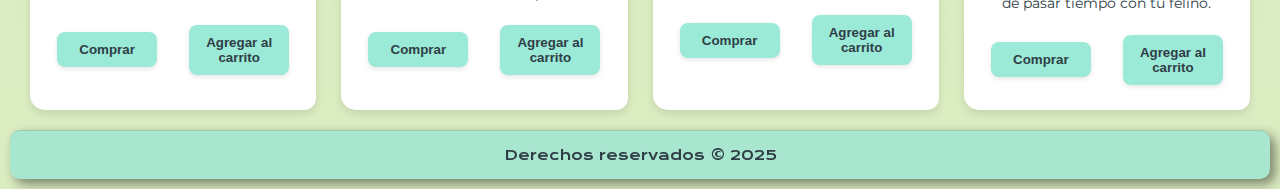
<file: productos.html>
<!DOCTYPE html>
<html lang="en">
  <head>
    <meta charset="UTF-8" />
    <meta name="viewport" ="width=device-width, initial-scale=1.0" />
    <link rel="stylesheet" href="assets/css/styles.css" />
    <link rel="preconnect" href="https://fonts.googleapis.com" />
    <link rel="preconnect" href="https://fonts.gstatic.com" crossorigin />
    <link
      href="https://fonts.googleapis.com/css2?family=Agbalumo&family=Krona+One&family=Montserrat:ital,wght@0,100..900;1,100..900&family=Nunito:ital,wght@0,200..1000;1,200..1000&family=Yellowtail&display=swap"
      rel="stylesheet"
    />
    <title>Document</title>
  </head>
  <body>
    <header class="menu">
      <nav>
        <ul>
          <li class="logo">
            <a href="index.html"><img src="assets/img/logo.avif" alt="" /></a>
          </li>

          <li><a href="index.html">Inicio</a></li>
          <li><a href="productos.html">Productos</a></li>
          <li><a href="adopcion.html">Adopción</a></li>
          <li><a href="servicios.html">Servicios</a></li>
          <li><a href="blog.html">Blog</a></li>
          <li><a href="nosotros.html">Sobre nosotros</a></li>
          <li><a href="contacto.html">Contacto</a></li>
        </ul>
      </nav>
    </header>
    <main>
    <h1>Productos</h1>
    <div class="filtrobar">
      <!-- Filtro -->
      <ul>
        <li>
          <p>Perros</p>
        </li>
        <li>
          <p>Gatos</p>
        </li>
        <li>
          <p>Juguetes</p>
        </li>
        <li>
          <p>Accesorios</p>
        </li>
        <li>
          <p>Comida</p>
        </li>
      </ul>
    </div>
    <section class="productos">
      <h1 class="titulo1-al">Alimentos</h1>
      <div class="productos-container">
        <article class="producto">
          <img class="" src="assets/img/productos/dog chow.img" alt="" />
          <h2>Dog chow</h2>
          <p class="price">12.000 COP - 160.000 COP</p>
          <p class="descripcion">
            Con la Comida Para Mascotas Dog Chow Cachorros Cachorro, ofreceras
            una alimentacion nutritiva y saludable a tu cachoro.
          </p>
          <div class="botones">
            <button>Comprar</button>
            <button>Agregar al carrito</button>
          </div>
        </article>

        <article class="producto">
          <img class="" src="assets/img/productos/rocku.img" alt="" />
          <h2>Rocku</h2>
          <p class="price">8.000 COP - 80.000 COP</p>
          <p class="descripcion">
            Alimento para perros adultos de la marca Bonamigo es una opción para
            perros de todas las razas y tamaños.
          </p>
          <div class="botones">
            <button>Comprar</button>
            <button>Agregar al carrito</button>
          </div>
        </article>

        <article class="producto">
          <img class="" src="assets/img/productos/Agility-Golds.jpg" alt="" />
          <h2>Agility gold</h2>
          <p class="price">50.000 COP - 200.000 COP</p>
          <p class="descripcion">
            Agility Gold perros es una línea de alimentos Súper Premium,
            fabricados con la mejor tecnología que existe hoy en el mercado
            internacional. Con seleccionados ingredientes, incluyendo como
            principal ingrediente carne Real de Pollo, Salmón y cordero.
          </p>
          <div class="botones">
            <button>Comprar</button>
            <button>Agregar al carrito</button>
          </div>
        </article>

        <article class="producto">
          <img class="" src="assets/img/productos/whiscas.img" alt="" />
          <h2>Whiskas</h2>
          <p class="price">25.000 COP</p>
          <p class="descripcion">
            La receta WHISKAS para gatos adultos es un alimento nutricionalmente
            completo y equilibrada, con un óptimo equilibrio de vitaminas y
            minerales que te ayudaran a dar el mejor cuidado posible a para gato
            adulto.
          </p>
          <div class="botones">
            <button>Comprar</button>
            <button>Agregar al carrito</button>
          </div>
        </article>

        <article class="producto">
          <img class="" src="assets/img/productos/Felix.img" alt="" />
          <h2>Felix</h2>
          <p class="price">25.000 COP - 160.000 COP</p>
          <p class="descripcion">
            Alimento balanceado completo para gatos adultos de todas las razas.
            Es fuente de ácidos grasos esenciales Omega 6 y la combinación
            balanceada de vitaminas y minerales para ayudar a mantener la
            vitalidad de tu gato.
          </p>
          <div class="botones">
            <button>Comprar</button>
            <button>Agregar al carrito</button>
          </div>
        </article>
      </div>
    </section>

    <section class="productos">
      <h1>Juguetes</h1>
      <div class="productos-container">
        <article class="producto">
          <img
            class=""
            src="assets/img/productos/bola_limpieza_dientes.img"
            alt=""
          />
          <h2>Juguete bola Peluda - Limpieza</h2>
          <p class="price">30.000 COP</p>
          <p class="descripcion">
            juguete de goma bola rellenable, de la reconocida marca Peluda
            Experiencia, es una opción inigualable para el entrenamiento y
            diversión de tus mascotas.
          </p>
          <div class="botones">
            <button>Comprar</button>
            <button>Agregar al carrito</button>
          </div>
        </article>

        <article class="producto">
          <img
            class=""
            src="assets/img/productos/serpiente_jueguetePerro.img"
            alt=""
          />
          <h2>Juguete Serpiente para Perros</h2>
          <p class="price">20.000 COP</p>
          <p class="descripcion">
            Este juguete cuenta con un dispensador de alimentos para estimular a
            tu mascota mientras juega.
          </p>
          <div class="botones">
            <button>Comprar</button>
            <button>Agregar al carrito</button>
          </div>
        </article>

        <article class="producto">
          <img class="" src="assets/img/productos/rascador_gatos.img" alt="" />
          <h2>Rascador De 1 Piso Para Gato</h2>
          <p class="price">50.000 COP</p>
          <p class="descripcion">
            descripcionubre el Rascador para Gatos de la marca Maos, una opción
            ideal para mantener a tu felino entretenido y feliz.
          </p>
          <div class="botones">
            <button>Comprar</button>
            <button>Agregar al carrito</button>
          </div>
        </article>

        <article class="producto">
          <img
            class=""
            src="assets/img/productos/torre_espiralGatos.img"
            alt=""
          />
          <h2>Juguete Para Gatos Torre Espiral 3 niveles</h2>
          <p class="price">55.000 COP</p>
          <p class="descripcion">
            Torre Plato giratorio de 3 niveles con pelotas de juguetes para
            gatos coloridas, proporciona diversión interactiva para gatitos y
            fomenta el ejercicio físico y mental.
          </p>
          <div class="botones">
            <button>Comprar</button>
            <button>Agregar al carrito</button>
          </div>
        </article>

        <article class="producto">
          <img class="" src="assets/img/productos/juegue_huesos.img" alt="" />
          <h2>Huesos De Goma Para Perros Pequeños Y Medianos</h2>
          <p class="price">30.000 COP</p>
          <p class="descripcion">
            Los Huesos de Goma Interactivo AntiSarro son ideales para que tus
            perros pequeños y medianos disfruten mientras cuidan su salud
            dental.
          </p>
          <div class="botones">
            <button>Comprar</button>
            <button>Agregar al carrito</button>
          </div>
        </article>
      </div>
    </section>
    <section class="camas">
      <h1>Camas y descansos</h1>
      <div class="productos-container">
        <article class="producto">
          <img
            class=""
            src="assets/img/productos/cama_perroRazaapequena.img"
            alt=""
          />
          <h2>Cama Premium Viscoelástica para Perros de Razas Pequeñas</h2>
          <p class="price">130.000 COP</p>
          <p class="descripcion">
            Concede a tu mascota el descripcionanso que merece con la Cama
            Colchoneta Premium Viscoelástica Energy Plus, diseñada especialmente
            para perros de razas pequeñas.
          </p>
          <div class="botones">
            <button>Comprar</button>
            <button>Agregar al carrito</button>
          </div>
        </article>

        <article class="producto">
          <img class="" src="assets/img/productos/cama_tipoSofa.img" alt="" />
          <h2>Cama Para Perro Y Gato Antiestrés Tipo Sofá</h2>
          <p class="price">143.100 COP</p>
          <p class="descripcion">
            Esta cama con diseño de sofá ofrece un espacio acogedor y seguro
            para que tu perro o gato se acurruque y se relaje.
          </p>
          <div class="botones">
            <button>Comprar</button>
            <button>Agregar al carrito</button>
          </div>
        </article>

        <article class="producto">
          <img class="" src="assets/img/productos/cama_elevada.img" alt="" />
          <h2>Cama Elevada Para Mascotas</h2>
          <p class="price">110.000 COP</p>
          <p class="descripcion">
            Cama Elevada Para Mascotas Cuna Para perros y gatos.
          </p>
          <div class="botones">
            <button>Comprar</button>
            <button>Agregar al carrito</button>
          </div>
        </article>

        <article class="producto">
          <img class="" src="assets/img/productos/cama_mascotas.img" alt="" />
          <h2>Cama Para Dormir Para Mascotas, Cama Para Gatos Y Perros</h2>
          <p class="price">55.000 COP</p>
          <p class="descripcion">
            Diseño plegable y deformable para que tus mascotas, perros y gatos,
            duerman dulcemente. Hecho de material de terciopelo de cuero de alta
            calidad.
          </p>
          <div class="botones">
            <button>Comprar</button>
            <button>Agregar al carrito</button>
          </div>
        </article>
      </div>
    </section>
    <section class="higiene">
      <h1>Higiene</h1>
      <div class="productos-container">
        <article class="producto">
          <img
            class=""
            src="assets/img/productos/tapete_absorbente.img"
            alt=""
          />
          <h2>Tapetes Absorbentes Easy Pet</h2>
          <p class="price">22.900 COP</p>
          <p class="descripcion">
            Diseñados para perros de cualquier raza o tamaño, cachorros, a
            prueba de fugas, resistentes, súper absorbentes, carbón activado
            para el control de olores, regulares.
          </p>
          <div class="botones">
            <button>Comprar</button>
            <button>Agregar al carrito</button>
          </div>
        </article>

        <article class="producto">
          <img class="" src="assets/img/productos/toallitas.img" alt="" />
          <h2>Toallitas Higienicas Suaves Para Perros Y Gatos</h2>
          <p class="price">100.100 COP</p>
          <p class="descripcion">
            Las toallitas humedas higienicas fabricadas en Estados Unidos estan
            disenadas para facilitar la limpieza del pelaje y las patas sin
            comprometer la seguridad o la comodidad de tu mascota.
          </p>
          <div class="botones">
            <button>Comprar</button>
            <button>Agregar al carrito</button>
          </div>
        </article>

        <article class="producto">
          <img class="" src="assets/img/productos/guante_mascotas.img" alt="" />
          <h2>Cepillo Guante True Touch Mascotas</h2>
          <p class="price">70.000 COP</p>
          <p class="descripcion">
            El Cepillo Guante True Touch es el aliado perfecto para el cuidado
            de tus mascotas. Este producto, diseñado con cerdas de goma, no solo
            ayuda a mantener el pelaje de tu mascota limpio y saludable.
          </p>
          <div class="botones">
            <button>Comprar</button>
            <button>Agregar al carrito</button>
          </div>
        </article>

        <article class="producto">
          <img class="" src="assets/img/productos/cepillo_dental.img" alt="" />
          <h2>Cepillo De Dientes Para Mascotas Perros y gatos</h2>
          <p class="price">7.000 COP</p>
          <p class="descripcion">
            Cepillo De Dientes Para Mascotas Perros Gatos Higiene Dental Limpie
            los dientes y boca de las mascotas, retire los residuos de
            alimentos, mantenga limpio y agradable la boca de tu mascota.
          </p>
          <div class="botones">
            <button>Comprar</button>
            <button>Agregar al carrito</button>
          </div>
        </article>

        <article class="producto">
          <img class="" src="assets/img/productos/lima_electrica.img" alt="" />
          <h2>Lima Eléctrica Petpedicure</h2>
          <p class="price">45.000 COP</p>
          <p class="descripcion">
            Lima Eléctrica Para Mascotas Perros Y Gatos, un producto estético y
            funcional diseñado para el cuidado de las uñas de tus mascotas.
          </p>
          <div class="botones">
            <button>Comprar</button>
            <button>Agregar al carrito</button>
          </div>
        </article>
      </div>
    </section>

    <section class="accesorios">
      <h1>Accesorios</h1>
      <div class="productos-container">
        <article class="producto">
          <img class="" src="assets/img/productos/peluqueria_pet.img" alt="" />
          <h2>Kit Para Peluquería 3 Tijeras +estuche+accesorios</h2>
          <p class="price">77.900 COP</p>
          <p class="descripcion">
            El kit de tijeras es la herramienta ideal para el cuidado y
            estilizado de tu mascota.
          </p>
          <div class="botones">
            <button>Comprar</button>
            <button>Agregar al carrito</button>
          </div>
        </article>

        <article class="producto">
          <img class="" src="assets/img/productos/protector_oidos.img" alt="" />
          <h2>Protectores De Oídos Para Perros</h2>
          <p class="price">20.100 COP</p>
          <p class="descripcion">
            Protección contra el ruido: el diseño de compresión suave reduce el
            ruido molesto y hace que las mascotas se sientan seguras y estables.
          </p>
          <div class="botones">
            <button>Comprar</button>
            <button>Agregar al carrito</button>
          </div>
        </article>

        <article class="producto">
          <img class="" src="assets/img/productos/Arnes.img" alt="" />
          <h2>Arnés Para Perros</h2>
          <p class="price">70.000 COP</p>
          <p class="descripcion">
            uno de los arneses mas cómodos de toda nuestra colección. A tu
            cachorro le encantaran los paneles acolchados que se sienten cómodos
            en la piel
          </p>
          <div class="botones">
            <button>Comprar</button>
            <button>Agregar al carrito</button>
          </div>
        </article>

        <article class="producto">
          <img class="" src="assets/img/productos/collar.img" alt="" />
          <h2>Collar Ajustable Para Perros Y Gatos</h2>
          <p class="price">15.000 COP</p>
          <p class="descripcion">Collar para perros y gatos.</p>
          <div class="botones">
            <button>Comprar</button>
            <button>Agregar al carrito</button>
          </div>
        </article>
      </div>
    </section>
    <section class="medicamentos">
      <h1>Medicamentos</h1>
      <div class="productos-container">
        <article class="producto">
          <img class="" src="assets/img/productos/galgocal.img" alt="" />
          <h2>Desparasitante Galgocal 600 Perros Gatos</h2>
          <p class="price">11.000 COP</p>
          <p class="descripcion">
            Galgocal® es un antiparasitario interno de amplio espectro formulado
            para perros y gatos.
          </p>
          <div class="botones">
            <button>Comprar</button>
            <button>Agregar al carrito</button>
          </div>
        </article>

        <article class="producto">
          <img class="" src="assets/img/productos/nexgard.img" alt="" />
          <h2>NexGard Antipulgas y Garrapatas Perro</h2>
          <p class="price">40.000 COP - 64.000 COP</p>
          <p class="descripcion">
            antiparasitario oral para perros en forma de tableta masticable con
            sabor a carne
          </p>
          <div class="botones">
            <button>Comprar</button>
            <button>Agregar al carrito</button>
          </div>
        </article>

        <article class="producto">
          <img class="" src="assets/img/productos/bola_depelos.img" alt="" />
          <h2>Freshly Bola De Pelos Jalea X 30 Gr</h2>
          <p class="price">70.000 COP</p>
          <p class="descripcion">
            La Jalea Freshly Bola De Pelos es un producto a base de extracto de
            malta y vitamina B1, diseñado específicamente para ayudar a los
            gatos a expulsar las bolas de pelo.
          </p>
          <div class="botones">
            <button>Comprar</button>
            <button>Agregar al carrito</button>
          </div>
        </article>

        <article class="producto">
          <img class="" src="assets/img/productos/mungos.img" alt="" />
          <h2>Probióticos Y Prebióticos Blandos Para Gatos X 80 Unds</h2>
          <p class="price">37.000 COP</p>
          <p class="descripcion">
            Probiotic Gatos de Mungos es un suplemento diseñado específicamente
            para mejorar la salud intestinal de tu gato.
          </p>
          <div class="botones">
            <button>Comprar</button>
            <button>Agregar al carrito</button>
          </div>
        </article>
      </div>
    </section>
    <section class="golosinas">
      <h1>Golosinas</h1>
      <div class="productos-container">
        <article class="producto">
          <img class="" src="assets/img/productos/vitaCrunch.img" alt="" />
          <h2>Snack Para Perro Vita Crunch Galleta Avena 500 Gr</h2>
          <p class="price">20.000 COP</p>
          <p class="descripcion">
            El Snack para Perro Vita Crunch Galleta Avena 500 Gr es la elección
            perfecta para consentir a tu mascota.
          </p>
          <div class="botones">
            <button>Comprar</button>
            <button>Agregar al carrito</button>
          </div>
        </article>

        <article class="producto">
          <img class="" src="assets/img/productos/dentalife.img" alt="" />
          <h2>Cuidado Dental Diario para Perros</h2>
          <p class="price">21.864 COP</p>
          <p class="descripcion">
            descubre el Snak DentaLife Razas Grandes, una deliciosa golosina
            diseñada especialmente para el cuidado bucal de tu perro.
          </p>
          <div class="botones">
            <button>Comprar</button>
            <button>Agregar al carrito</button>
          </div>
        </article>

        <article class="producto">
          <img class="" src="assets/img/productos/wolf.img" alt="" />
          <h2>Minigalleta De Hígado Wolf</h2>
          <p class="price">60.000 COP</p>
          <p class="descripcion">
            Minigalleta De Hígado Wolf 1000 Gr - Un alimento complementario para
            perros, elaborado con ingredientes de alta calidad.
          </p>
          <div class="botones">
            <button>Comprar</button>
            <button>Agregar al carrito</button>
          </div>
        </article>

        <article class="producto">
          <img class="" src="assets/img/productos/churu.img" alt="" />
          <h2>Churu Golosina Para Gatos En Puré De Atún</h2>
          <p class="price">127.000 COP</p>
          <p class="descripcion">
            Estos tubos de puré de carne para gatos que se pueden lamer fueron
            diseñados para ser alimentados a mano como una forma interactiva de
            pasar tiempo con tu felino.
          </p>
          <div class="botones">
            <button>Comprar</button>
            <button>Agregar al carrito</button>
          </div>
        </article>
      </div>
    </section>
    </main>
    <footer>
      <p>Derechos reservados © 2025</p>
    </footer>
  </body>
</html>
</file>
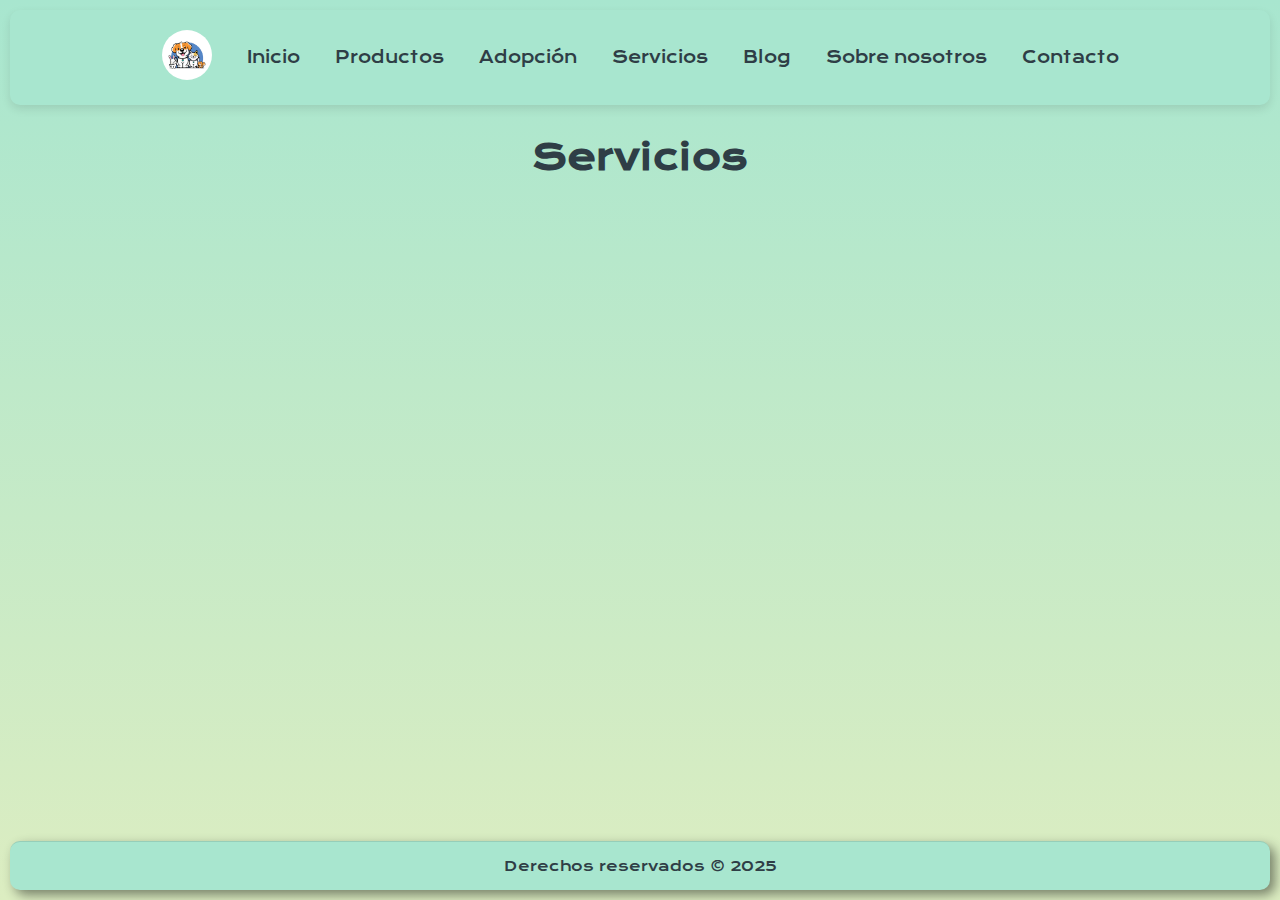
<file: servicios.html>
<!DOCTYPE html>
<html lang="en">
  <head>
    <meta charset="UTF-8" />
    <meta name="viewport" content="width=device-width, initial-scale=1.0" />
    <link rel="stylesheet" href="assets/css/styles.css" />
    <link rel="preconnect" href="https://fonts.googleapis.com" />
    <link rel="preconnect" href="https://fonts.gstatic.com" crossorigin />
    <link
      href="https://fonts.googleapis.com/css2?family=Krona+One&family=Montserrat:ital,wght@0,100..900;1,100..900&display=swap"
      rel="stylesheet"
    />
    <link
      href="https://fonts.googleapis.com/css2?family=Fredoka:wght@300;400;500;600;700&display=swap"
      rel="stylesheet"
    />
    <title>Document</title>
  </head>
  <body>
    <header class="menu">
      <nav>
        <ul>
          <li class="logo">
            <a href="index.html"><img src="assets/img/logo.avif" alt="" /></a>
          </li>
          <li><a href="index.html">Inicio</a></li>
          <li><a href="productos.html">Productos</a></li>
          <li><a href="adopcion.html">Adopción</a></li>
          <li><a href="servicios.html">Servicios</a></li>
          <li><a href="blog.html">Blog</a></li>
          <li><a href="nosotros.html">Sobre nosotros</a></li>
          <li><a href="contacto.html">Contacto</a></li>
        </ul>
      </nav>
    </header>
    <h1>Servicios</h1>
    <footer>
      <p>Derechos reservados © 2025</p>
    </footer>
  </body>
</html>
</file>
<file: assets/css/styles.css>
* {
  margin: 0;
  padding: 0;
  box-sizing: border-box;
}
/* ====== Variables CSS ====== */
:root {
  /* Colores */
  --fondo-gradiente: linear-gradient(to bottom, #a8e6cf, #dcedc1); /* degradado verde suave (fondo)*/
  --color-primario: #a8e6cf; /* verde suave */
  --color-secundario: #56c596; /* verde más fuerte */
  --color-terciario: #fff; /* blanco para los productos*/
  --color-acento: #9be9d7; /* azul claro (botones) */
  --color-texto: #2f3e46; /* gris oscuro */
  /* Tipografía */
  --fuente-titulo: "Krona One", sans-serif;
  --fuente-texto: "Montserrat", sans-serif;
  --fuente-secundaria: "Agbalumo", system-ui;
  --fuente-extra: "Yellowtail", cursive;
}

/* ====== Estilos de la barra de navegación ====== */
.menu {
  padding: 20px;
  text-align: center;
  flex-direction: row;
  position: sticky;
  top: 0;
  z-index: 1000;
  background-color: var(--color-primario);
  border-radius: 10px;
  box-shadow: 0 4px 10px rgba(0, 0, 0, 0.1);
}
.menu ul {
  display: flex;
  flex-direction: row;
  justify-content: center;
  flex-wrap: wrap;
  list-style: none;
  gap: 5px;
  align-items: center;
  grid-area: auto;
  background-color: var(--fondo-gradiente);
}
.menu .logo img {
  width: 50px;
  height: auto;
  border-radius: 30px;
}
.menu li a {
  text-decoration: none;
  font-family: var(--fuente-titulo);
  color: var(--color-texto);
  padding: 10px 15px;
  border-radius: 6px;
  transition: all 0.3s ease;
}
.menu li a:hover {
  background-color: var(--color-secundario);
  color: var(--color-texto);
  transition: 0.3s ease;
  transform: scale(1.05);
}
.menu li.logo a:hover {
  background-color: transparent;
  color: inherit;
  transform: none;
}
/* ====== Estilos generales ====== */
body {
  padding: 10px;
  height: 100%;
  box-sizing: border-box;
  min-height: 100vh;
  display: flex;
  flex-direction: column;
  background: var(--fondo-gradiente);
  font-family: var(--fuente-texto);
  color: var(--color-texto);
}
h1 {
  font-family: var(--fuente-titulo);
  text-align: center;
  margin: 30px 0;
  color: var(--color-texto);
  font-size: 2.2rem;
}

/* ====== Estilos del footer ====== */
footer {
  background-color: var(--color-primario);
  color: var(--fuente-texto);
  margin-top: auto;
  text-align: center;
  padding: 15px 0;
  position: relative;
  bottom: 0;
  width: 100%;
  box-shadow: 0px -2px 5px rgba(0, 0, 0, 0.1);
  border-top: 1px solid rgba(0, 0, 0, 0.1);
  font-family: var(--fuente-titulo);
  font-size: 14px;
  z-index: 1000;
  border-radius: 10px;
  box-shadow: 5px 5px 12px #00000075;
}
/* ====== Estilos responsivos ====== */
@media (max-width: 1024px) {
  .menu {
    position: static;
    background-color: var(--fondo-gradiente);
    border-radius: 10px;
  }
  .menu ul {
    flex-direction: column;
    gap: 12px;
  }
  .menu li a {
    padding: 12px 20px;
    font-size: 16px;
  }
}
/* ====== Estilos de inicio ====== */

.inicio {
  min-height: 90vh;
  display: flex;
  align-items: center;
  justify-content: center;
  text-align: center;
  padding: 40px 20px;
}

.contenido-inicio {
  width: 90%;
  height: 1000%;
  border-top: 2px solid #ffffff75;
  border-bottom: 2px solid #ffffff75;
  box-shadow: 5px 5px 12px #00000075;
  background: #ffffff25;
  border-radius: 15px;
  overflow: hidden;
  backdrop-filter: blur(4px);
  padding: 40px;
}

.inicio h1 {
  font-family: var(--fuente-titulo);
  font-size: 3rem;
  margin-bottom: 15px;
  color: var(--color-texto);
  font-weight: bold;
  text-shadow: 2px 2px 4px rgba(0, 0, 0, 0.2);
}
.inicio button {
  background-color: var(--color-acento);
  color: var(--fuente-texto);
  cursor: pointer;
  font-family: var(--fuente-texto);
  font-weight: 600;
  border: none;
  border-radius: 8px;
  font-weight: bold;
  transition: all 0.3 ease;
  text-decoration: none;
  margin: 10px;
  box-shadow: 0px 2px 5px rgba(0, 0, 0, 0.1);
  padding: 10px;
  max-width: 100px;
  min-width: 100px;
  text-align: center;
}
.inicio button:hover {
  background-color: #d8edc0;
  transform: scale(1.05);
}
.inicio .mensaje {
  font-family: var(--fuente-extra);
  font-size: 1.1rem;
  line-height: 1.6;
  margin-bottom: 30px;
  color: var(--color-texto);
  text-shadow: 2px 2px 4px rgba(0, 0, 0, 0.2);
}

@media (max-width: 768px) {
  .inicio h1 {
    font-size: 2.2rem;
  }

  .inicio .mensaje {
    font-size: 1rem;
  }
}

/* ====== estilos para producto ====== */
.filtrobar h4 {
  text-align: center;
  margin-bottom: 10px;
}
.filtrobar ul {
  display: flex;
  flex-direction: row;
  justify-content: right;
  align-items: center;
  margin-bottom: 20px;
  gap: 16px;
  flex-wrap: nowrap;
  list-style: none;
  font-size: 15px;
  font-weight: bold;
  color: var(--color-texto);
  text-align: right;
  cursor: pointer;
  transition: all 0.3s ease;
}

.filtrobar ul li p:hover {
  color: #000;
  transition: 0.3s ease;
  transform: scale(1.05);
}

.productos-container {
  display: grid;
  grid-template-columns: repeat(auto-fit, minmax(260px, 1fr));
  gap: 25px;
  padding: 20px;
}
.producto {
  background: var(--color-terciario);
  border-radius: 12px 15px;
  padding: 15px;
  box-shadow: 0 4px 8px rgba(0, 0, 0, 0.1);
  min-width: 270px;
  display: flex;
  flex-direction: column;
  gap: 12px;
  justify-content: center;
  align-items: center;
}
.producto img {
  width: 100%;
  height: 180px;
  object-fit: contain;
  border-radius: 8px;
}
.producto img:hover {
  transform: scale(1.1);
  box-shadow: 0px 4px 10px rgba(0, 0, 0, 0.2);
}
.producto h2 {
  font-size: 1rem;
  margin: 10px 0 5px;
  text-align: center;
}
.producto .descripcion {
  font-size: 0.9rem;
  line-height: 1.4;
  color: var(--color-texto);
  font-family: var(--fuente-texto);
  font-weight: 13px;
  text-align: center;
}
.producto .botones {
  display: flex;
  flex-direction: row;
  gap: 12px;
  justify-content: center;
  align-items: center;
}

.producto button {
  background-color: var(--color-acento);
  color: var(--fuente-texto);
  cursor: pointer;
  font-weight: 600;
  border: none;
  border-radius: 8px;
  font-weight: bold;
  transition: all 0.3 ease;
  text-decoration: none;
  margin: 10px;
  box-shadow: 0px 2px 5px rgba(0, 0, 0, 0.1);
  padding: 10px;
  max-width: 100px;
  min-width: 100px;
  text-align: center;
}
.producto button:hover {
  background-color: #d8edc0;
  transform: scale(1.05);
}
.producto:hover {
  transform: translateY(-5px);
  box-shadow: 0px 6px 12px rgba(0, 0, 0, 0.15);
}
@media (max-width: 768px) {
  .productos-container {
    display: flex;
    overflow-x: auto;
    gap: 20px;
  }
  .producto {
    min-width: 260px;
    flex-shrink: 0;
    max-width: 300px;
  }
}

/* ====== estilos para adopción ===== */

.cards-adop {
  padding: 10px;
}
.card-adop {
  display: flex;
  background: var(--color-terciario);
  border: 4px solid #e2f5cc;
  border-radius: 10px;
  max-width: 900px;
  width: 100%;
  margin: 20px auto;
  padding: 15px;
  gap: 15px;
}

.card-adop:hover {
  transform: translateY(-5px);
  box-shadow: 0px 6px 12px rgba(0, 0, 0, 0.15);
}

.card-img {
  width: 250px;
  max-width: 100%;
  border-radius: 10px;
  object-fit: cover;
}

.Title-adop {
  font-size: 12px;
  text-align: center;
  font-family: var(--fuente-titulo);
  font-size: 2rem;
  padding: 20px;
  color: var(--color-texto);
}
.card-content {
  flex: 1;
  padding-left: 20px;
}

.card-content h2 {
  font-family: var(--fuente-titulo);
}

.info {
  display: inline-flex;
  justify-content: space-between;
  gap: 20px;
}

.left,
.right {
  font-size: 14px;
  font-family: var(--fuente-texto);
  font-size: 0.95rem;
  line-height: 1.5;
  color: var(--color-texto);
  margin-top: 15px;
  margin-right: 90px;
  margin-right: 90px;
  margin-bottom: 15px;
}

.btn {
  background-color: var(--color-acento);
  color: var(--fuente-texto);
  cursor: pointer;
  font-weight: 600;
  border: none;
  border-radius: 8px;
  font-weight: bold;
  transition: all 0.3 ease;
  text-decoration: none;
  margin: 10px;
  box-shadow: 0px 2px 5px rgba(0, 0, 0, 0.1);
  padding: 10px;
  max-width: 100px;
  min-width: 100px;
  text-align: center;
}
.btn:hover {
  background-color: #d8edc0;
  transform: scale(1.05);
}

@media (max-width: 768px) {
  .cards-adop {
    flex-direction: column;
    align-items: center;
    text-align: center;
  }

  .card-img {
    width: 100%;
    max-height: 250px;
  }

  .info {
    flex-direction: column;
    align-items: center;
  }

  .left,
  .right {
    width: 100%;
  }
}

/* ====== Estilos de Servicios ====== */

.grid {
  display: grid;
  grid-template-columns: repeat(auto-fit, minmax(280px, 1fr));
  gap: 25px;
  padding: 20px;
}

.card {
  background-color: var(--color-terciario);
  border-radius: 12px;
  padding: 20px;
  box-shadow: 0px 4px 8px rgba(0, 0, 0, 0.1);
  transition: transform 0.3s ease, box-shadow 0.3s ease;
}

.card:hover {
  transform: translateY(-5px);
  box-shadow: 0px 6px 12px rgba(0, 0, 0, 0.15);
}

.card h2 {
  font-family: var(--fuente-titulo);
  font-size: 1.4rem;
  margin-bottom: 10px;
  color: var(--color-texto);
}

.price {
  font-family: var(--fuente-texto);
  font-weight: 600;
  color: #2e7d32;
  margin-bottom: 12px;
}

.desc {
  font-family: var(--fuente-texto);
  font-size: 0.95rem;
  line-height: 1.5;
  margin-bottom: 15px;
  color: var(--color-texto);
}

.imgs-title {
  font-weight: bold;
  margin-top: 12px;
  margin-bottom: 6px;
  font-family: var(--fuente-texto);
  color: var(--color-texto);
}

.card ul {
  list-style: disc;
  padding-left: 20px;
  font-family: var(--fuente-texto);
  font-size: 0.9rem;
  color: var(--color-texto);
}

.card ul li {
  margin-bottom: 6px;
}

@media (max-width: 768px) {
  h1 {
    font-size: 1.8rem;
  }
  .card {
    padding: 15px;
  }
  .card h2 {
    font-size: 1.2rem;
  }
}

.content {
  border: 2px solid rgba(228, 215, 215, 0.075);
  height: 200px;
  overflow: hidden;
  resize: both;
  width: 100%;
}
.content > img {
  object-fit: contain;
  height: 100%;
  width: 100%;
  border-radius: 8px;
  display: block;
  transition: transform 0.3s ease, box-shadow 0.3s ease;
}

.card img:hover {
  transform: scale(1.1);
  box-shadow: 0px 4px 10px rgba(0, 0, 0, 0.2);
}

/* ====== Estilos de Blog ====== */
.Blog {
  display: flex;
  justify-content: space-between;
}

.Pets {
  box-sizing: border-box !important;
  text-align: center;
  padding: 40px;
  background-color: gray;
  width: 50%;
  margin: 0%;
  color: var(--color-terciario);
  text-shadow: #555 0.1em 0.1em 0.2em;
  font-family: var(--fuente-texto);
  border-radius: 10px;
}

.AttentionDay {
  box-sizing: border-box !important;
  text-align: center;
  padding: 40px;
  width: 50%;
  background-color: beige;
  margin: 0%;
  font-family: var(--fuente-texto);
  border-radius: 10px;
}

.adoptOld {
  text-align: center;
  padding: 200px;
  background-image: url("/assets/img/adopcion/old-dog.jpg");
  background-size: cover;
  background-position: center;
  width: 100%;
  font-size: large;
  font-family: var(--fuente-texto);
  color: var(--color-terciario);
  text-shadow: #555 0.1em 0.1em 0.2em;
  border-radius: 10px;
}
.adoptOld p {
  font-size: 1.2rem;
  font-weight: bold;
  font-family: var(--fuente-texto);
}
.adoptOld a {
  color: white;
  transition: 1s color;
  font-size: x-large;
  text-decoration: none;
  font-family: var(--fuente-titulo);
  font-weight: bold;
}

.adoptOld a:hover {
  color: blue;
  font-size: x-large;
}
.container2 {
  display: flex;
  justify-content: space-between;
}

.housePet {
  box-sizing: border-box !important;
  text-align: left;
  padding: 40px;
  background-color: beige;
  width: 50%;
  margin: 0%;
  border-radius: 10px;
}

.tips {
  box-sizing: border-box !important;
  text-align: center;
  padding: 40px;
  width: 50%;
  background-color: gray;
  margin: 0%;
  text-shadow: #555 0.1em 0.1em 0.2em;
  color: var(--color-terciario);
  font-family: var(--fuente-texto);
  border-radius: 10px;
}
/* ===== Estilos Sobre Nosotros ====== */
.nosotros {
  max-width: 1100px;
  margin: 0 auto;
  padding: 40px 20px;
  font-family: var(--fuente-texto);
  color: var(--fuente-texto);
}
.nosotros p {
  line-height: 1.6;
  margin-bottom: 20px;
  text-align: justify;
}
.nosotros .que-hacemos ul {
  margin-top: 15px;
  padding-left: 20px;
  display: grid;
  grid-template-columns: repeat(auto-fit, minmax(280px, 1fr));
  gap: 15px;
  margin-top: 15px;
}
.nosotros .que-hacemos li {
  background: var(--color-primario);
  padding: 30px;
  border-radius: 15px;
  color: var(--color-texto);
  margin-top: 40px;
  box-shadow: 5px 5px 12px #00000075;
  list-style: none;
  text-align: center;
}
.mision-y-vision {
  display: grid;
  grid-template-columns: repeat(auto-fit, minmax(280px, 1fr));
  gap: 20px;
  margin-top: 40px o;
  text-align: center;
}
.mision,
.vision {
  background: var(--color-terciario);
  border-radius: 20px;
  max-width: 900px;
  width: 80%;
  height: 80%;
  border-top: 2px solid #ffffff75;
  border-bottom: 2px solid #ffffff75;
  box-shadow: 5px 5px 12px #00000075;
  background: #ffffff25;
  border-radius: 15px;
  overflow: hidden;
  backdrop-filter: blur(4px);
  padding: 40px;
}

.mision h2,
.vision h2 {
  margin-bottom: 12px;
  color: var(--color-texto);
  font-weight: bold;
  text-shadow: 2px 2px 4px rgba(0, 0, 0, 0.2);
}
.valores {
  margin: 40px 0;
}
.valores ul {
  display: grid;
  grid-template-columns: repeat(auto-fit, minmax(280px, 1fr));
  gap: 15px;
  margin-top: 15px;
}
.valores li {
  background: var(--color-terciario);
  border-radius: 20px;
  border-top: 2px solid #ffffff75;
  border-bottom: 2px solid #ffffff75;
  box-shadow: 5px 5px 12px #00000075;
  background: #ffffff25;
  border-radius: 15px;
  overflow: hidden;
  backdrop-filter: blur(4px);
  padding: 12px 15px;
  font-weight: 600;
  text-align: center;
  color: var(--color-texto);
  text-shadow: 2px 2px 4px rgba(0, 0, 0, 0.2);
}
.compromiso {
  background: var(--color-primario);
  padding: 30px;
  border-radius: 15px;
  color: var(--color-texto);
  margin-top: 40px;
}
.compromiso h2 {
  margin-bottom: 12px;
}

/* ===== Estilos Contacto ====== */

.contacto {
  max-width: 1000px;
  margin: 0 auto;
  padding: 40px 20px;
  font-family: var(--fuente-texto);
}

.contacto h2 {
  text-align: center;
  margin-bottom: 20px;
}

.contacto p {
  text-align: center;
  margin-bottom: 30px;
  line-height: 1.6;
}

.informacion {
  list-style: none;
  background: #fff;
  padding: 25px;
  border-radius: 14px;
  box-shadow: 0 4px 10px rgba(0, 0, 0, 0.1);
  margin-bottom: 40px;
  backdrop-filter: blur(4px);
  overflow: hidden;
}

.info-contacto h3 {
  margin-bottom: 15px;
  font-family: var(--fuente-titulo);
  text-align: center;
}

.informacion li {
  margin-bottom: 10px;
  color: var(--color-texto);
  text-align: left;
  display: row;
  align-items: center;
  gap: 10px;
  font-family: var(--fuente-texto);
}

.formulario-contacto h3 {
  text-align: center;
  margin-bottom: 20px;
  font-family: var(--fuente-titulo);
}
form {
  background: var(--color-terciario);
  padding: 30px;
  border-radius: 14px;
  box-shadow: 0 4px 10px rgba(0, 0, 0, 0.1);
  display: flex;
  flex-direction: column;
  gap: 12px;
  margin-bottom: 40px;
}

form label {
  font-weight: 600;
}

form input,
form textarea {
  padding: 10px;
  border-radius: 8px;
  border: 1px solid #ccc;
  font-family: var(--fuente-texto);
}

form textarea {
  resize: vertical;
  min-height: 120px;
}

form button {
  background: var(--color-acento);
  color: var(--color-terciario);
  border: none;
  padding: 12px;
  border-radius: 10px;
  cursor: pointer;
  font-weight: bold;
  transition: transform 0.3s ease, background 0.3s ease;
}

form button:hover {
  transform: scale(1.05);
  background: var(--color-secundario);
}

.formulario-contacto p {
  text-align: center;
  margin-bottom: 20px;
  color: var(--color-texto);
  font-weight: bold;
  font-family: var(--fuente-texto);
  margin: 15px 0;
}
.redes {
  background: var(--color-terciario);
  border-radius: 20px;
  border-top: 2px solid #ffffff75;
  border-bottom: 2px solid #ffffff75;
  box-shadow: 5px 5px 12px #00000075;
  background: #ffffff25;
  border-radius: 15px;
  overflow: hidden;
  backdrop-filter: blur(4px);
  padding: 12px 15px;
  font-weight: 600;
  text-align: center;
  color: var(--color-texto);
  text-shadow: 2px 2px 4px rgba(0, 0, 0, 0.2);
}
.redes h3 {
  text-align: center;
  margin-bottom: 20px;
  color: var(--color-texto);
  font-family: var(--fuente-secundaria);
  margin: 15px 0;
}
.redes ul {
  list-style: none;
  display: flex;
  justify-content: center;
  gap: 25px;
  margin-top: 20px;
  padding: 0;
}

.redes a {
  text-decoration: none;
  font-size: 1.1rem;
  font-weight: bold;
  color: var(--color-texto);
  display: flex;
  align-items: center;
  gap: 8px;
  transition: transform 0.3s ease, color 0.3s ease;
  font-family: var(--fuente-titulo);
  margin-bottom: 20px;
}

.redes a:hover {
  transform: scale(1.1);
  color: var(--color-secundario);
  background: var(--color-terciario);
  border-radius: 20px;
  border-top: 2px solid #ffffff75;
  border-bottom: 2px solid #ffffff75;
  box-shadow: 5px 5px 12px #00000075;
  background: var(--color-secundario);
  border-radius: 15px;
  overflow: hidden;
  backdrop-filter: blur(4px);
  padding: 12px 15px;
  font-weight: 600;
  text-align: center;
  color: var(--color-texto);
  text-shadow: 2px 2px 4px rgba(0, 0, 0, 0.2);
}
</file>
